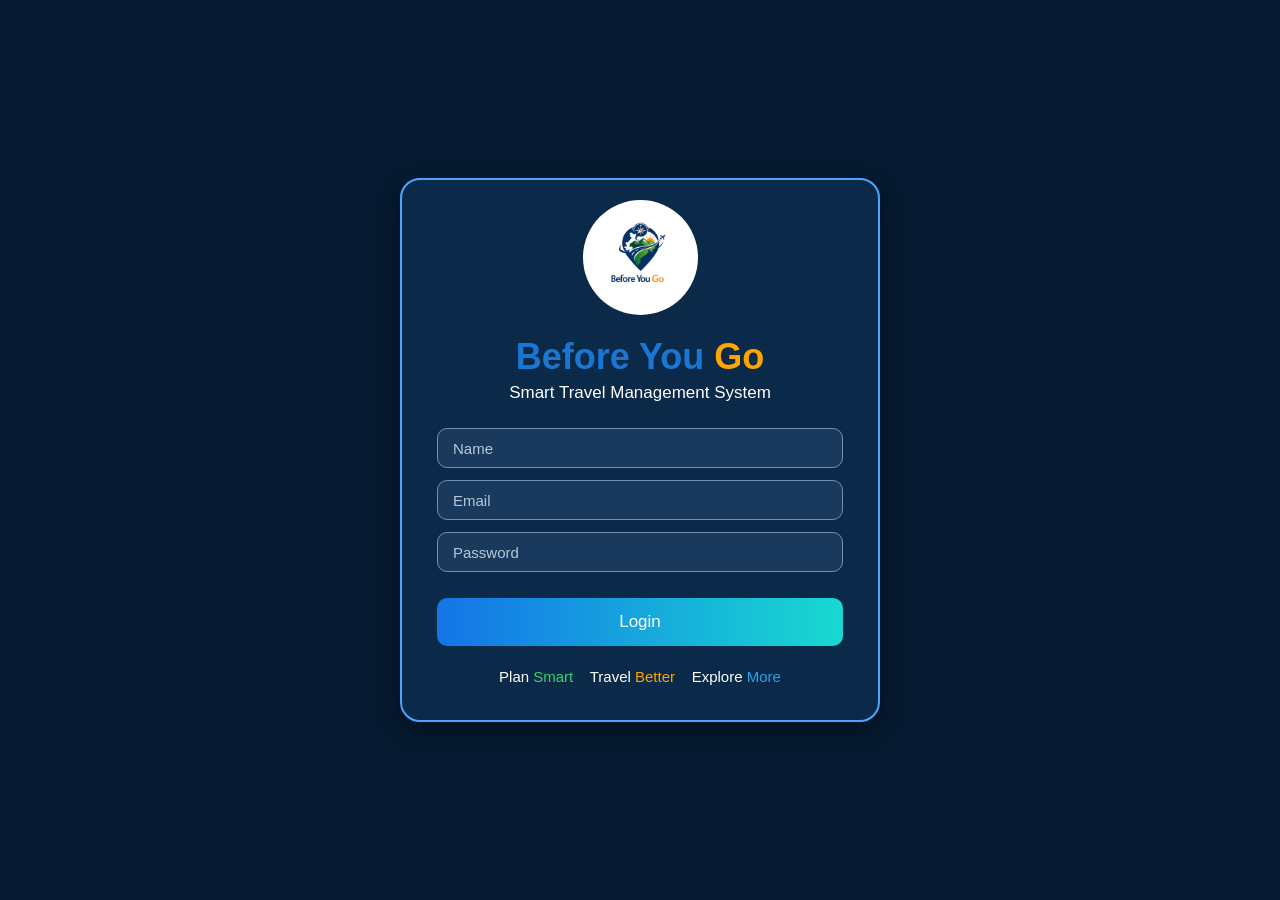
<file: index.html>
<!DOCTYPE html>
<html>

<head>

<title>Before You Go</title>

<style>

* {
    box-sizing: border-box;
}

body {
    margin: 0;
    min-height: 100vh;
    background: #061a31;
    color: white;
    font-family: Arial, sans-serif;
    display: flex;
    justify-content: center;
    align-items: center;
}

.box {
    width: 480px;
    padding: 20px 35px;
    background: #0b2948;
    border: 2px solid #4da3ff;
    border-radius: 20px;
    text-align: center;
    box-shadow: 0 8px 25px rgba(0,0,0,0.4);
}
#nameError,
#emailError,
#passwordError {
    color: red;
}
.logo {
    width: 115px;
    height: 115px;
    object-fit:contain;
    background: white;
    padding: 10px;
    border-radius: 50%;
    margin-bottom: 12px;
}

h1 {
    margin: 5px 0 ;
    color: #1976d2;
    font-size: 36px;
}

h1 span {
    color: orange;
}

.subtitle {
    margin: 0 0 25px;
    font-size: 17px;
}

input {
    display: block;
    width: 100%;
    height: 40px;
    padding: 12px 15px;
    margin: 12px 0;

    background: #193a5d;
    color: white;

    border: 1px solid #7191b5;
    border-radius: 10px;

    font-size: 15px;
}

input::placeholder {
    color: #b8c8d9;
}

button {
    width: 100%;
    height: 48px;
    margin-top: 10px;

    background: linear-gradient(90deg, #1474e8, #18d9d1);
    color: white;

    border: none;
    border-radius: 10px;

    font-size: 17px;
    cursor: pointer;
}

.tagline {
    margin-top: 22px;
    font-size: 15px;
}

.green {
    color: #35d66c;
}

.orange {
    color: orange;
}

.blue {
    color: #20a8e8;
}

</style>

</head>


<body>

<div class="box">

    <img src="images/byglogo.png" class="logo">

    <h1>
        Before You <span>Go</span>
    </h1>

    <p class="subtitle">
        Smart Travel Management System
    </p>

    <input type="text" id="name" placeholder="Name">
    <input type="email" id="email" placeholder="Email">
    <input type="password" id="password" placeholder="Password">
    <p id="nameError"></p>
    <p id="emailError"></p>
    <p id="passwordError"></p>

    <button onclick="loginUser()">Login</button>

    <p class="tagline">
        Plan <span class="green">Smart</span>
        &nbsp;&nbsp;
        Travel <span class="orange">Better</span>
        &nbsp;&nbsp;
        Explore <span class="blue">More</span>
    </p>
</div>
    <script src="script.js"></script>
</body>

</html>
</file>
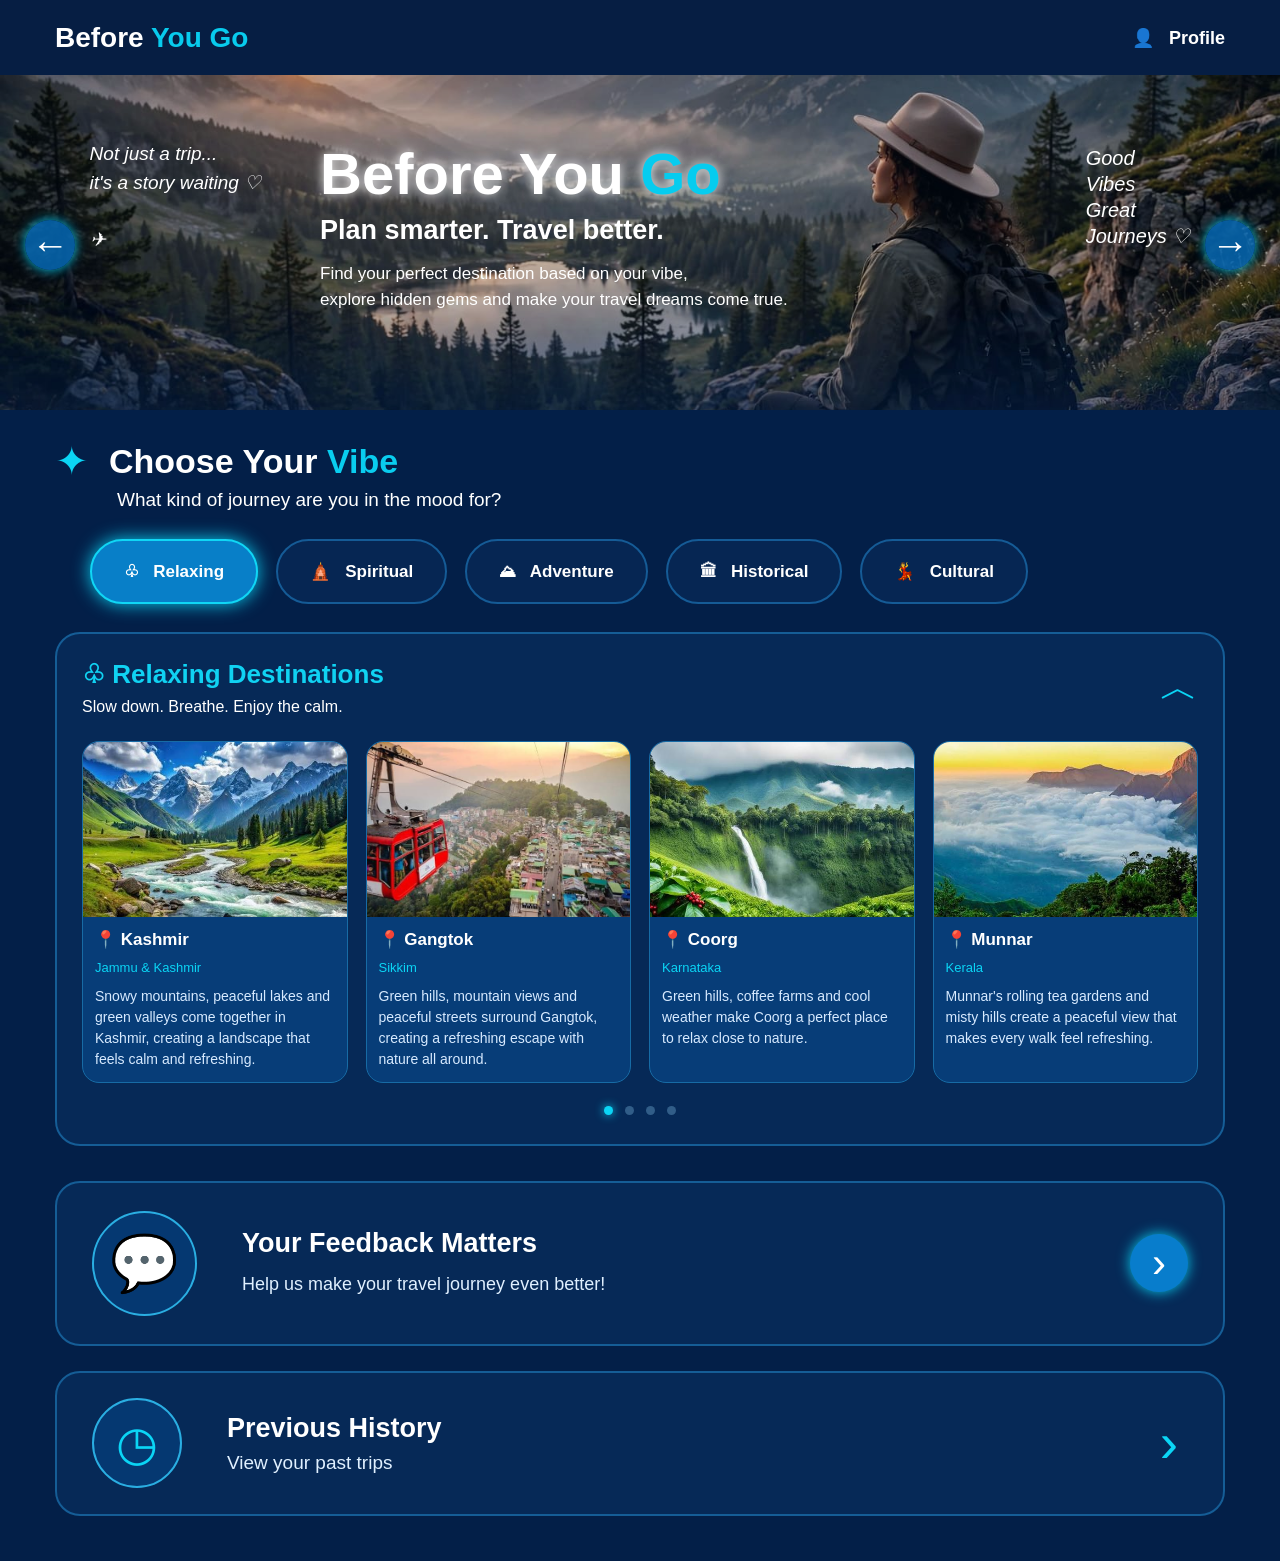
<file: comp.html>
<!DOCTYPE html>
<html>
<head>
<title>Before You Go</title>

<style>
* {
    margin: 0;
    padding: 0;
    box-sizing: border-box;
}

body {
    font-family: Arial, sans-serif;
    background: #031d43;
    color: white;
}

/* TOP BAR */
.top {
    height: 75px;
    background: #061e43;
    display: flex;
    align-items: center;
    padding: 0 55px;
    gap: 20px;
}

.top-title {
    font-size: 28px;
    font-weight: bold;
}

.top-title span {
    color: #08cbed;
}

.profile {
    margin-left: auto;
    font-size: 18px;
    font-weight: bold;
}

/* HERO */
.hero {
    height: 335px;
    position: relative;
    background-image: url("images/bd.jpg");
    background-size: cover;
    background-position: center;
}

.hero:before {
    content: "";
    position: absolute;
    inset: 0;
    background: rgba(0,25,60,0.20);
}

.hero-content {
    position: absolute;
    left: 25%;
    top: 65px;
    z-index: 2;
}

.hero-content h1 {
    font-size: 58px;
    margin-bottom: 8px;
    text-shadow: 0 0 12px white;
}

.hero-content h1 span {
    color: #06ccef;
}

.hero-content h2 {
    font-size: 27px;
    margin-bottom: 15px;
}

.hero-content p {
    font-size: 17px;
    line-height: 1.5;
}

.left-text {
    position: absolute;
    left: 7%;
    top: 65px;
    z-index: 3;
    font-size: 19px;
    font-style: italic;
    line-height: 1.5;
}

.right-text {
    position: absolute;
    right: 7%;
    top: 70px;
    z-index: 3;
    font-size: 20px;
    font-style: italic;
    line-height: 1.3;
}

.hero-previous, .hero-next {
    position: absolute;
    top: 145px;
    z-index: 5;
    width: 50px;
    height: 50px;
    border-radius: 50%;
    background: rgba(5,111,190,0.8);
    display: flex;
    align-items: center;
    justify-content: center;
    font-size: 38px;
    box-shadow: 0 0 12px #08cbed;
}

.hero-previous { left: 25px; }
.hero-next { right: 25px; }

/* MAIN */
.main {
    background: #031f48;
    padding: 28px 55px 45px;
    min-height: 900px;
}

.heading {
    display: flex;
    align-items: center;
    gap: 20px;
}

.sparkle {
    color: #0bd5f5;
    font-size: 40px;
}

.heading h2 {
    font-size: 34px;
}

.heading h2 span {
    color: #09cdef;
}

.question {
    margin-left: 62px;
    margin-top: 5px;
    font-size: 19px;
}

/* VIBE BUTTONS */
.vibe-buttons {
    display: flex;
    flex-wrap: wrap;
    gap: 18px;
    margin: 28px 35px;
}

.vibe-buttons button {
    min-height: 65px;
    padding: 0 32px;
    border-radius: 35px;
    border: 2px solid #155b96;
    background: #062653;
    color: white;
    font-size: 17px;
    font-weight: bold;
    cursor: pointer;
}

.vibe-buttons button.selected {
    background: #087fc8;
    border-color: #10d6f5;
    box-shadow: 0 0 18px #09ccef;
}

/* DESTINATION BOX */
.destination-box {
    position: relative;
    background: #062957;
    border: 2px solid #155d96;
    border-radius: 25px;
    padding: 25px;
}

.destination-heading {
    display: flex;
    justify-content: space-between;
    align-items: center;
    margin-bottom: 25px;
}

.destination-heading h2 {
    color: #10d2f2;
    font-size: 26px;
}

.destination-heading p {
    margin-top: 8px;
    font-size: 16px;
}

.up-arrow {
    color: #0bd5f5;
    font-size: 38px;
}

/* DESTINATION CARDS */
.cards {
    display: grid;
    grid-template-columns: repeat(4, minmax(0, 1fr));
    gap: 18px;
}

.card {
    background: #073d78;
    border: 1px solid #176ba5;
    border-radius: 17px;
    overflow: hidden;
}

.card img {
    width: 100%;
    height: 175px;
    object-fit: cover;
    display: block;
}

.card-info {
    padding: 12px;
}

.card-info h3 {
    font-size: 17px;
    margin-bottom: 8px;
}

.card-info .state {
    color: #0bd5f5;
    font-size: 13px;
    margin-bottom: 8px;
}

.card-info p {
    font-size: 14px;
    color: #d7eaff;
    line-height: 1.5;
}

.next-arrow {
    display: none;
}

.dots {
    text-align: center;
    margin-top: 18px;
}

.dot {
    display: inline-block;
    width: 9px;
    height: 9px;
    border-radius: 50%;
    background: #315d88;
    margin: 0 6px;
}

.dot.active {
    background: #0bd5f5;
    box-shadow: 0 0 10px #0bd5f5;
}

/* FEEDBACK */
.feedback {
    margin-top: 35px;
    background: #062957;
    border: 2px solid #155d96;
    border-radius: 25px;
    padding: 28px 35px;
    display: flex;
    align-items: center;
    min-height: 160px;
}

.feedback-icon {
    width: 105px;
    height: 105px;
    border: 2px solid #2aaee2;
    border-radius: 50%;
    display: flex;
    align-items: center;
    justify-content: center;
    font-size: 55px;
    margin-right: 45px;
    color: #0bd5f5;
    background: rgba(0,100,190,0.25);
}

.feedback-text h2 {
    font-size: 27px;
    margin-bottom: 12px;
}

.feedback-text p {
    font-size: 18px;
    line-height: 1.5;
    color: #e0f0ff;
}

.feedback-arrow {
    margin-left: auto;
    width: 58px;
    height: 58px;
    border-radius: 50%;
    background: #087dcc;
    display: flex;
    align-items: center;
    justify-content: center;
    font-size: 42px;
    box-shadow: 0 0 14px #08cbed;
}

/* HISTORY */
.history {
    margin-top: 25px;
    background: #062957;
    border: 2px solid #155d96;
    border-radius: 25px;
    padding: 25px 35px;
    display: flex;
    align-items: center;
    min-height: 145px;
}

.history-icon {
    width: 90px;
    height: 90px;
    border: 2px solid #2aaee2;
    border-radius: 50%;
    display: flex;
    align-items: center;
    justify-content: center;
    font-size: 48px;
    margin-right: 45px;
    color: #0bd5f5;
    background: rgba(0,100,190,0.25);
}

.history-text h2 {
    font-size: 27px;
    margin-bottom: 8px;
}

.history-text p {
    font-size: 19px;
    color: #e0f0ff;
}

.history-arrow {
    margin-left: auto;
    font-size: 55px;
    color: #0bd5f5;
    padding-right: 10px;
}

/* SMALL SCREENS */
@media(max-width: 900px) {
    .cards {
        grid-template-columns: repeat(2, minmax(0, 1fr));
    }
}

@media(max-width: 550px) {
    .main { padding: 22px 15px; }
    .top { padding: 0 18px; }
    .hero-content { left: 12%; }
    .hero-content h1 { font-size: 36px; }
    .left-text, .right-text { display: none; }
    .cards { grid-template-columns: 1fr; }
    .vibe-buttons { margin: 20px 0; }
}
</style>
</head>

<body>

<!-- TOP BAR -->
<div class="top">
    <div class="top-title">
        Before <span>You Go</span>
    </div>
    <div class="profile">👤 &nbsp; Profile</div>
</div>

<!-- HERO -->
<div class="hero">

    <div class="hero-previous">←</div>
    <div class="hero-next">→</div>

    <div class="hero-content">
        <h1>Before You <span>Go</span></h1>
        <h2>Plan smarter. Travel better.</h2>
        <p>
            Find your perfect destination based on your vibe,<br>
            explore hidden gems and make your travel dreams come true.
        </p>
    </div>

    <div class="left-text">
        Not just a trip...<br>
        it's a story waiting ♡<br><br>
        ✈
    </div>

    <div class="right-text">
        Good<br>Vibes<br>Great<br>Journeys ♡
    </div>
</div>

<!-- MAIN -->
<div class="main">

    <div class="heading">
        <span class="sparkle">✦</span>
        <h2>Choose Your <span>Vibe</span></h2>
    </div>

    <p class="question">
        What kind of journey are you in the mood for?
    </p>

    <!-- VIBE BUTTONS -->
    <div class="vibe-buttons">

        <button type="button" class="selected" data-vibe="Relaxing">
            ♧ &nbsp; Relaxing
        </button>

        <button type="button" data-vibe="Spiritual">
            🛕 &nbsp; Spiritual
        </button>

        <button type="button" data-vibe="Adventure">
            ⛰ &nbsp; Adventure
        </button>

        <button type="button" data-vibe="Historical">
            🏛 &nbsp; Historical
        </button>

        <button type="button" data-vibe="Cultural">
            💃 &nbsp; Cultural
        </button>

    </div>

    <!-- EXISTING DESTINATION BLOCK -->
    <div class="destination-box">

        <div class="destination-heading">
            <div>
                <h2 id="destinationTitle">♧ Relaxing Destinations</h2>
                <p id="destinationSubtitle">
                    Slow down. Breathe. Enjoy the calm.
                </p>
            </div>
            <div class="up-arrow">︿</div>
        </div>

        <div class="cards" id="destinationCards"></div>

        <div class="dots" id="destinationDots"></div>

    </div>

    <!-- FEEDBACK -->
    <div class="feedback">

        <div class="feedback-icon">💬</div>

        <div class="feedback-text">
            <h2>Your Feedback Matters</h2>
            <p>Help us make your travel journey even better!</p>
        </div>

        <div class="feedback-arrow">›</div>

    </div>

    <!-- HISTORY -->
    <div class="history">

        <div class="history-icon">◷</div>

        <div class="history-text">
            <h2>Previous History</h2>
            <p>View your past trips</p>
        </div>

        <div class="history-arrow">›</div>

    </div>

</div>

<!-- DESTINATION DATA AND FILTER -->
<script>

const destinations = [

    {
        name: "Vrindavan",
        state: "Uttar Pradesh",
        vibe: "Spiritual",
        description: "A lively town where every lane feels connected to Krishna, with temples, bhajans, and the feeling of Brij all around.",
        image: "images/Vrindavan.jpg"
    },
    {
        name: "Varanasi",
        state: "Uttar Pradesh",
        vibe: "Spiritual",
        description: "By the sacred Ganga, ancient streets, evening aartis, and countless stories come together to create a feeling unlike anywhere else.",
        image: "images/Varanasi.jpg"
    },
    {
        name: "Ujjain",
        state: "Madhya Pradesh",
        vibe: "Spiritual",
        description: "An ancient city where Shipra flows beside sacred temples, and the presence of Mahakal can be felt in its everyday rhythm.",
        image: "images/Ujjain.jpg"
    },
    {
        name: "Rameshwaram",
        state: "Tamil Nadu",
        vibe: "Spiritual",
        description: "Surrounded by sea and faith, Rameshwaram brings together the quiet beauty of the island and the deep devotion of sacred temples.",
        image: "images/Rameshwaram.jpg"
    },

    {
        name: "Hampi",
        state: "Karnataka",
        vibe: "Historical",
        description: "Walk among the ruins of an old kingdom, where huge stones, temples, and quiet landscapes still tell stories of the past.",
        image: "images/Hampi.jpg"
    },
    {
        name: "Mahabalipuram",
        state: "Tamil Nadu",
        vibe: "Historical",
        description: "A coastal town where ancient temples and stone carvings stand by the sea, showing the stories of another age.",
        image: "images/Mahabalipuram.jpg"
    },
    {
        name: "Jaipur",
        state: "Rajasthan",
        vibe: "Historical",
        description: "Walk through grand forts, colourful streets and royal palaces that bring the stories of Rajasthan kings to life.",
        image: "images/Jaipur.jpg"
    },
    {
        name: "Chhatrapati Sambhajinagar (Aurangabad)",
        state: "Maharashtra",
        vibe: "Historical",
        description: "A city surrounded by remarkable caves, forts and old monuments, where every stone carries a piece of history.",
        image: "images/ChhatrapatiSambhajinagar.jpg"
    },

    {
        name: "Rishikesh",
        state: "Uttarakhand",
        vibe: "Adventure",
        description: "From river rafting to mountain trails, Rishikesh brings together fast-paced adventure and the calm beauty of the Ganga.",
        image: "images/Rishikesh.jpg"
    },
    {
        name: "Leh",
        state: "Ladakh",
        vibe: "Adventure",
        description: "Ride through high mountain roads, explore quiet valleys and discover a landscape that makes every journey feel like an adventure.",
        image: "images/Leh.jpg"
    },
    {
        name: "Sohra (Cherrapunji)",
        state: "Meghalaya",
        vibe: "Adventure",
        description: "Chase waterfalls, walk across living root bridges and explore misty hills where every trail brings something new.",
        image: "images/Sohra.jpg"
    },
    {
        name: "Andaman",
        state: "Andaman & Nicobar Islands",
        vibe: "Adventure",
        description: "Dive into clear waters, explore colourful sea life and discover islands where the sea becomes part of the adventure.",
        image: "images/Andaman.jpg"
    },

    {
        name: "Kashmir",
        state: "Jammu & Kashmir",
        vibe: "Relaxing",
        description: "Snowy mountains, peaceful lakes and green valleys come together in Kashmir, creating a landscape that feels calm and refreshing.",
        image: "images/Kashmir.jpg"
    },
    {
        name: "Gangtok",
        state: "Sikkim",
        vibe: "Relaxing",
        description: "Green hills, mountain views and peaceful streets surround Gangtok, creating a refreshing escape with nature all around.",
        image: "images/Gangtok.jpg"
    },
    {
        name: "Coorg",
        state: "Karnataka",
        vibe: "Relaxing",
        description: "Green hills, coffee farms and cool weather make Coorg a perfect place to relax close to nature.",
        image: "images/Coorg.jpg"
    },
    {
        name: "Munnar",
        state: "Kerala",
        vibe: "Relaxing",
        description: "Munnar's rolling tea gardens and misty hills create a peaceful view that makes every walk feel refreshing.",
        image: "images/Munnar.jpg"
    },

    {
        name: "Kutch",
        state: "Gujarat",
        vibe: "Cultural",
        description: "Colourful crafts, folk music and traditional villages make Kutch a beautiful place to experience Gujarat's rich culture.",
        image: "images/Kutch.jpg"
    },
    {
        name: "Kolkata",
        state: "West Bengal",
        vibe: "Cultural",
        description: "Art, literature, festivals and food give Kolkata a lively culture that can be felt throughout the city.",
        image: "images/Kolkata.jpg"
    },
    {
        name: "Puri",
        state: "Odisha",
        vibe: "Cultural",
        description: "Ancient traditions, local art and the famous Jagannath Temple make Puri a special place to experience Odisha's culture.",
        image: "images/Puri.jpg"
    },
    {
        name: "Jaisalmer",
        state: "Rajasthan",
        vibe: "Cultural",
        description: "Folk music, colourful clothes and desert traditions bring the rich culture of Rajasthan to life in Jaisalmer.",
        image: "images/Jaisalmer.jpg"
    }

];

const subtitles = {
    Relaxing: "Slow down. Breathe. Enjoy the calm.",
    Spiritual: "Discover faith, temples and peaceful places.",
    Adventure: "Explore new trails and exciting journeys.",
    Historical: "Explore monuments and stories of the past.",
    Cultural: "Discover traditions, art, food and culture."
};

const icons = {
    Relaxing: "♧",
    Spiritual: "🛕",
    Adventure: "⛰",
    Historical: "🏛",
    Cultural: "🍴"
};

function showDestinations(vibe) {

    const cards = document.getElementById("destinationCards");
    const title = document.getElementById("destinationTitle");
    const subtitle = document.getElementById("destinationSubtitle");
    const dots = document.getElementById("destinationDots");

    const filtered = destinations.filter(function(destination) {
        return destination.vibe === vibe;
    });

    title.textContent = icons[vibe] + " " + vibe + " Destinations";
    subtitle.textContent = subtitles[vibe];

    cards.innerHTML = "";

    filtered.forEach(function(destination) {

        const card = document.createElement("div");
        card.className = "card";

        const img = document.createElement("img");
        img.src = destination.image;
        img.alt = destination.name;

        img.onerror = function() {
            this.alt = destination.name + " image not found";
        };

        const info = document.createElement("div");
        info.className = "card-info";

        const name = document.createElement("h3");
        name.textContent = "📍 " + destination.name;

        const state = document.createElement("p");
        state.className = "state";
        state.textContent = destination.state;

        const description = document.createElement("p");
        description.textContent = destination.description;

        info.appendChild(name);
        info.appendChild(state);
        info.appendChild(description);

        card.appendChild(img);
        card.appendChild(info);

        cards.appendChild(card);
    });

    dots.innerHTML = "";

    filtered.forEach(function(destination, index) {
        const dot = document.createElement("span");
        dot.className = index === 0 ? "dot active" : "dot";
        dots.appendChild(dot);
    });

    document.querySelectorAll(".vibe-buttons button").forEach(function(button) {
        button.classList.toggle("selected", button.dataset.vibe === vibe);
    });
}

document.querySelectorAll(".vibe-buttons button").forEach(function(button) {

    button.addEventListener("click", function() {
        showDestinations(this.dataset.vibe);
    });

});

// Show Relaxing destinations when page opens
showDestinations("Relaxing");

</script>

</body>
</html>
</file>
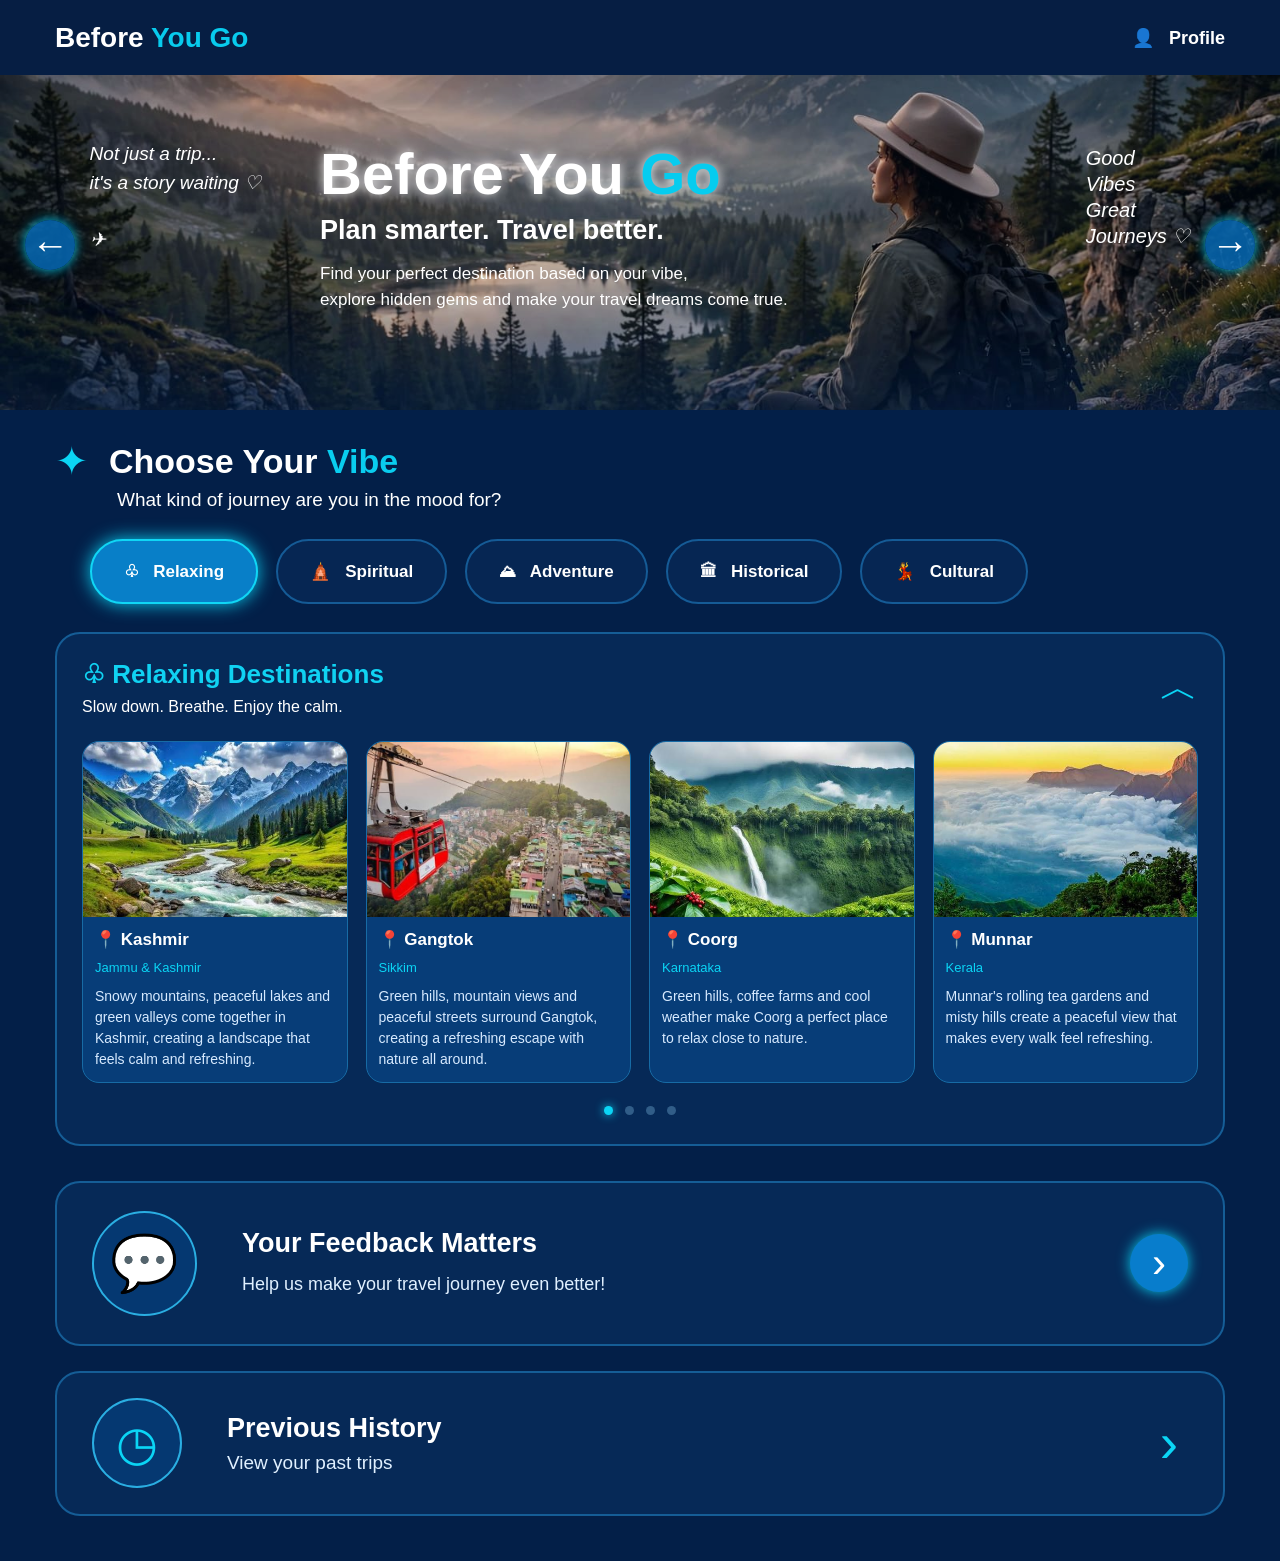
<file: dashboard.html>
<!DOCTYPE html>
<html>
<head>
<title>Before You Go</title>

<style>
* {
    margin: 0;
    padding: 0;
    box-sizing: border-box;
}

body {
    font-family: Arial, sans-serif;
    background: #031d43;
    color: white;
}

/* TOP BAR */
.top {
    height: 75px;
    background: #061e43;
    display: flex;
    align-items: center;
    padding: 0 55px;
    gap: 20px;
}

.top-title {
    font-size: 28px;
    font-weight: bold;
}

.top-title span {
    color: #08cbed;
}

.profile {
    margin-left: auto;
    font-size: 18px;
    font-weight: bold;
}

/* HERO */
.hero {
    height: 335px;
    position: relative;
    background-image: url("images/bd.jpg");
    background-size: cover;
    background-position: center;
}

.hero:before {
    content: "";
    position: absolute;
    inset: 0;
    background: rgba(0,25,60,0.20);
}

.hero-content {
    position: absolute;
    left: 25%;
    top: 65px;
    z-index: 2;
}

.hero-content h1 {
    font-size: 58px;
    margin-bottom: 8px;
    text-shadow: 0 0 12px white;
}

.hero-content h1 span {
    color: #06ccef;
}

.hero-content h2 {
    font-size: 27px;
    margin-bottom: 15px;
}

.hero-content p {
    font-size: 17px;
    line-height: 1.5;
}

.left-text {
    position: absolute;
    left: 7%;
    top: 65px;
    z-index: 3;
    font-size: 19px;
    font-style: italic;
    line-height: 1.5;
}

.right-text {
    position: absolute;
    right: 7%;
    top: 70px;
    z-index: 3;
    font-size: 20px;
    font-style: italic;
    line-height: 1.3;
}

.hero-previous, .hero-next {
    position: absolute;
    top: 145px;
    z-index: 5;
    width: 50px;
    height: 50px;
    border-radius: 50%;
    background: rgba(5,111,190,0.8);
    display: flex;
    align-items: center;
    justify-content: center;
    font-size: 38px;
    box-shadow: 0 0 12px #08cbed;
}

.hero-previous { left: 25px; }
.hero-next { right: 25px; }

/* MAIN */
.main {
    background: #031f48;
    padding: 28px 55px 45px;
    min-height: 900px;
}

.heading {
    display: flex;
    align-items: center;
    gap: 20px;
}

.sparkle {
    color: #0bd5f5;
    font-size: 40px;
}

.heading h2 {
    font-size: 34px;
}

.heading h2 span {
    color: #09cdef;
}

.question {
    margin-left: 62px;
    margin-top: 5px;
    font-size: 19px;
}

/* VIBE BUTTONS */
.vibe-buttons {
    display: flex;
    flex-wrap: wrap;
    gap: 18px;
    margin: 28px 35px;
}

.vibe-buttons button {
    min-height: 65px;
    padding: 0 32px;
    border-radius: 35px;
    border: 2px solid #155b96;
    background: #062653;
    color: white;
    font-size: 17px;
    font-weight: bold;
    cursor: pointer;
}

.vibe-buttons button.selected {
    background: #087fc8;
    border-color: #10d6f5;
    box-shadow: 0 0 18px #09ccef;
}

/* DESTINATION BOX */
.destination-box {
    position: relative;
    background: #062957;
    border: 2px solid #155d96;
    border-radius: 25px;
    padding: 25px;
}

.destination-heading {
    display: flex;
    justify-content: space-between;
    align-items: center;
    margin-bottom: 25px;
}

.destination-heading h2 {
    color: #10d2f2;
    font-size: 26px;
}

.destination-heading p {
    margin-top: 8px;
    font-size: 16px;
}

.up-arrow {
    color: #0bd5f5;
    font-size: 38px;
}

/* DESTINATION CARDS */
.cards {
    display: grid;
    grid-template-columns: repeat(4, minmax(0, 1fr));
    gap: 18px;
}

.card {
    background: #073d78;
    border: 1px solid #176ba5;
    border-radius: 17px;
    overflow: hidden;
}

.card img {
    width: 100%;
    height: 175px;
    object-fit: cover;
    display: block;
}

.card-info {
    padding: 12px;
}

.card-info h3 {
    font-size: 17px;
    margin-bottom: 8px;
}

.card-info .state {
    color: #0bd5f5;
    font-size: 13px;
    margin-bottom: 8px;
}

.card-info p {
    font-size: 14px;
    color: #d7eaff;
    line-height: 1.5;
}

.next-arrow {
    display: none;
}

.dots {
    text-align: center;
    margin-top: 18px;
}

.dot {
    display: inline-block;
    width: 9px;
    height: 9px;
    border-radius: 50%;
    background: #315d88;
    margin: 0 6px;
}

.dot.active {
    background: #0bd5f5;
    box-shadow: 0 0 10px #0bd5f5;
}

/* FEEDBACK */
.feedback {
    margin-top: 35px;
    background: #062957;
    border: 2px solid #155d96;
    border-radius: 25px;
    padding: 28px 35px;
    display: flex;
    align-items: center;
    min-height: 160px;
}

.feedback-icon {
    width: 105px;
    height: 105px;
    border: 2px solid #2aaee2;
    border-radius: 50%;
    display: flex;
    align-items: center;
    justify-content: center;
    font-size: 55px;
    margin-right: 45px;
    color: #0bd5f5;
    background: rgba(0,100,190,0.25);
}

.feedback-text h2 {
    font-size: 27px;
    margin-bottom: 12px;
}

.feedback-text p {
    font-size: 18px;
    line-height: 1.5;
    color: #e0f0ff;
}

.feedback-arrow {
    margin-left: auto;
    width: 58px;
    height: 58px;
    border-radius: 50%;
    background: #087dcc;
    display: flex;
    align-items: center;
    justify-content: center;
    font-size: 42px;
    box-shadow: 0 0 14px #08cbed;
}

/* HISTORY */
.history {
    margin-top: 25px;
    background: #062957;
    border: 2px solid #155d96;
    border-radius: 25px;
    padding: 25px 35px;
    display: flex;
    align-items: center;
    min-height: 145px;
}

.history-icon {
    width: 90px;
    height: 90px;
    border: 2px solid #2aaee2;
    border-radius: 50%;
    display: flex;
    align-items: center;
    justify-content: center;
    font-size: 48px;
    margin-right: 45px;
    color: #0bd5f5;
    background: rgba(0,100,190,0.25);
}

.history-text h2 {
    font-size: 27px;
    margin-bottom: 8px;
}

.history-text p {
    font-size: 19px;
    color: #e0f0ff;
}

.history-arrow {
    margin-left: auto;
    font-size: 55px;
    color: #0bd5f5;
    padding-right: 10px;
}

/* SMALL SCREENS */
@media(max-width: 900px) {
    .cards {
        grid-template-columns: repeat(2, minmax(0, 1fr));
    }
}

@media(max-width: 550px) {
    .main { padding: 22px 15px; }
    .top { padding: 0 18px; }
    .hero-content { left: 12%; }
    .hero-content h1 { font-size: 36px; }
    .left-text, .right-text { display: none; }
    .cards { grid-template-columns: 1fr; }
    .vibe-buttons { margin: 20px 0; }
}
</style>
</head>

<body>

<!-- TOP BAR -->
<div class="top">
    <div class="top-title">
        Before <span>You Go</span>
    </div>
    <div class="profile">👤 &nbsp; Profile</div>
</div>

<!-- HERO -->
<div class="hero">

    <div class="hero-previous">←</div>
    <div class="hero-next">→</div>

    <div class="hero-content">
        <h1>Before You <span>Go</span></h1>
        <h2>Plan smarter. Travel better.</h2>
        <p>
            Find your perfect destination based on your vibe,<br>
            explore hidden gems and make your travel dreams come true.
        </p>
    </div>

    <div class="left-text">
        Not just a trip...<br>
        it's a story waiting ♡<br><br>
        ✈
    </div>

    <div class="right-text">
        Good<br>Vibes<br>Great<br>Journeys ♡
    </div>
</div>

<!-- MAIN -->
<div class="main">

    <div class="heading">
        <span class="sparkle">✦</span>
        <h2>Choose Your <span>Vibe</span></h2>
    </div>

    <p class="question">
        What kind of journey are you in the mood for?
    </p>

    <!-- VIBE BUTTONS -->
    <div class="vibe-buttons">

        <button type="button" class="selected" data-vibe="Relaxing">
            ♧ &nbsp; Relaxing
        </button>

        <button type="button" data-vibe="Spiritual">
            🛕 &nbsp; Spiritual
        </button>

        <button type="button" data-vibe="Adventure">
            ⛰ &nbsp; Adventure
        </button>

        <button type="button" data-vibe="Historical">
            🏛 &nbsp; Historical
        </button>

        <button type="button" data-vibe="Cultural">
            
            💃 &nbsp; Cultural
        </button>

    </div>

    <!-- EXISTING DESTINATION BLOCK -->
    <div class="destination-box">

        <div class="destination-heading">
            <div>
                <h2 id="destinationTitle">♧ Relaxing Destinations</h2>
                <p id="destinationSubtitle">
                    Slow down. Breathe. Enjoy the calm.
                </p>
            </div>
            <div class="up-arrow">︿</div>
        </div>

        <div class="cards" id="destinationCards"></div>

        <div class="dots" id="destinationDots"></div>

    </div>
 <!-- FEEDBACK -->
    <div class="feedback">

        <div class="feedback-icon">💬</div>

        <div class="feedback-text">
            <h2>Your Feedback Matters</h2>
            <p>Help us make your travel journey even better!</p>
        </div>

        <div class="feedback-arrow">›</div>

    </div>

    <!-- HISTORY -->
    <div class="history">

        <div class="history-icon">◷</div>

        <div class="history-text">
            <h2>Previous History</h2>
            <p>View your past trips</p>
        </div>

        <div class="history-arrow">›</div>

    </div>

</div>

<!-- DESTINATION DATA AND FILTER -->
<script>

const destinations = [

    {
        name: "Vrindavan",
        state: "Uttar Pradesh",
        vibe: "Spiritual",
        description: "A lively town where every lane feels connected to Krishna, with temples, bhajans, and the feeling of Brij all around.",
        image: "images/Vrindavan.jpg"
    },
    {
        name: "Varanasi",
        state: "Uttar Pradesh",
        vibe: "Spiritual",
        description: "By the sacred Ganga, ancient streets, evening aartis, and countless stories come together to create a feeling unlike anywhere else.",
        image: "images/Varanasi.jpg"
    },
    {
        name: "Ujjain",
        state: "Madhya Pradesh",
        vibe: "Spiritual",
        description: "An ancient city where Shipra flows beside sacred temples, and the presence of Mahakal can be felt in its everyday rhythm.",
        image: "images/Ujjain.jpg"
    },
    {
        name: "Rameshwaram",
        state: "Tamil Nadu",
        vibe: "Spiritual",
        description: "Surrounded by sea and faith, Rameshwaram brings together the quiet beauty of the island and the deep devotion of sacred temples.",
        image: "images/Rameshwaram.jpg"
    },

    {
        name: "Hampi",
        state: "Karnataka",
        vibe: "Historical",
        description: "Walk among the ruins of an old kingdom, where huge stones, temples, and quiet landscapes still tell stories of the past.",
        image: "images/Hampi.jpg"
    },
    {
        name: "Mahabalipuram",
        state: "Tamil Nadu",
        vibe: "Historical",
        description: "A coastal town where ancient temples and stone carvings stand by the sea, showing the stories of another age.",
        image: "images/Mahabalipuram.jpg"
    },
    {
        name: "Jaipur",
        state: "Rajasthan",
        vibe: "Historical",
        description: "Walk through grand forts, colourful streets and royal palaces that bring the stories of Rajasthan kings to life.",
        image: "images/Jaipur.jpg"
    },
    {
        name: "Chhatrapati Sambhajinagar (Aurangabad)",
        state: "Maharashtra",
        vibe: "Historical",
        description: "A city surrounded by remarkable caves, forts and old monuments, where every stone carries a piece of history.",
        image: "images/ChhatrapatiSambhajinagar.jpg"
    },

    {
        name: "Rishikesh",
        state: "Uttarakhand",
        vibe: "Adventure",
        description: "From river rafting to mountain trails, Rishikesh brings together fast-paced adventure and the calm beauty of the Ganga.",
        image: "images/Rishikesh.jpg"
    },
    {
        name: "Leh",
        state: "Ladakh",
        vibe: "Adventure",
        description: "Ride through high mountain roads, explore quiet valleys and discover a landscape that makes every journey feel like an adventure.",
        image: "images/Leh.jpg"
    },
    {
        name: "Sohra (Cherrapunji)",
        state: "Meghalaya",
        vibe: "Adventure",
        description: "Chase waterfalls, walk across living root bridges and explore misty hills where every trail brings something new.",
        image: "images/Sohra.jpg"
    },
    {
        name: "Andaman",
        state: "Andaman & Nicobar Islands",
        vibe: "Adventure",
        description: "Dive into clear waters, explore colourful sea life and discover islands where the sea becomes part of the adventure.",
        image: "images/Andaman.jpg"
    },

    {
        name: "Kashmir",
        state: "Jammu & Kashmir",
        vibe: "Relaxing",
        description: "Snowy mountains, peaceful lakes and green valleys come together in Kashmir, creating a landscape that feels calm and refreshing.",
        image: "images/Kashmir.jpg"
    },
    {
        name: "Gangtok",
        state: "Sikkim",
        vibe: "Relaxing",
        description: "Green hills, mountain views and peaceful streets surround Gangtok, creating a refreshing escape with nature all around.",
        image: "images/Gangtok.jpg"
    },
    {
        name: "Coorg",
        state: "Karnataka",
        vibe: "Relaxing",
        description: "Green hills, coffee farms and cool weather make Coorg a perfect place to relax close to nature.",
        image: "images/Coorg.jpg"
    },
    {
        name: "Munnar",
        state: "Kerala",
        vibe: "Relaxing",
        description: "Munnar's rolling tea gardens and misty hills create a peaceful view that makes every walk feel refreshing.",
        image: "images/Munnar.jpg"
    },

    {
        name: "Kutch",
        state: "Gujarat",
        vibe: "Cultural",
        description: "Colourful crafts, folk music and traditional villages make Kutch a beautiful place to experience Gujarat's rich culture.",
        image: "images/Kutch.jpg"
    },
    {
        name: "Kolkata",
        state: "West Bengal",
        vibe: "Cultural",
        description: "Art, literature, festivals and food give Kolkata a lively culture that can be felt throughout the city.",
        image: "images/Kolkata.jpg"
    },
    {
        name: "Puri",
        state: "Odisha",
        vibe: "Cultural",
        description: "Ancient traditions, local art and the famous Jagannath Temple make Puri a special place to experience Odisha's culture.",
        image: "images/Puri.jpg"
    },
    {
        name: "Jaisalmer",
        state: "Rajasthan",
        vibe: "Cultural",
        description: "Folk music, colourful clothes and desert traditions bring the rich culture of Rajasthan to life in Jaisalmer.",
        image: "images/Jaisalmer.jpg"
    }

];

const subtitles = {
    Relaxing: "Slow down. Breathe. Enjoy the calm.",
    Spiritual: "Discover faith, temples and peaceful places.",
    Adventure: "Explore new trails and exciting journeys.",
    Historical: "Explore monuments and stories of the past.",
    Cultural: "Discover traditions, art, food and culture."
};

const icons = {
    Relaxing: "♧",
    Spiritual: "🛕",
    Adventure: "⛰",
    Historical: "🏛",
    Cultural: "🍴"
};

function showDestinations(vibe) {

    const cards = document.getElementById("destinationCards");
    const title = document.getElementById("destinationTitle");
    const subtitle = document.getElementById("destinationSubtitle");
    const dots = document.getElementById("destinationDots");

    const filtered = destinations.filter(function(destination) {
        return destination.vibe === vibe;
    });

    title.textContent = icons[vibe] + " " + vibe + " Destinations";
    subtitle.textContent = subtitles[vibe];

    cards.innerHTML = "";

    filtered.forEach(function(destination) {

        const card = document.createElement("div");
        card.className = "card";

        const img = document.createElement("img");
        img.src = destination.image;
        img.alt = destination.name;

        img.onerror = function() {
            this.alt = destination.name + " image not found";
        };

        const info = document.createElement("div");
        info.className = "card-info";

        const name = document.createElement("h3");
        name.textContent = "📍 " + destination.name;

        const state = document.createElement("p");
        state.className = "state";
        state.textContent = destination.state;

        const description = document.createElement("p");
        description.textContent = destination.description;

        info.appendChild(name);
        info.appendChild(state);
        info.appendChild(description);

        card.appendChild(img);
        card.appendChild(info);

        cards.appendChild(card);
    });

    dots.innerHTML = "";

    filtered.forEach(function(destination, index) {
        const dot = document.createElement("span");
        dot.className = index === 0 ? "dot active" : "dot";
        dots.appendChild(dot);
    });

    document.querySelectorAll(".vibe-buttons button").forEach(function(button) {
        button.classList.toggle("selected", button.dataset.vibe === vibe);
    });
}

document.querySelectorAll(".vibe-buttons button").forEach(function(button) {

    button.addEventListener("click", function() {
        showDestinations(this.dataset.vibe);
    });

});

// Show Relaxing destinations when page opens
showDestinations("Relaxing");

</script>

</body>
</html>
</file>
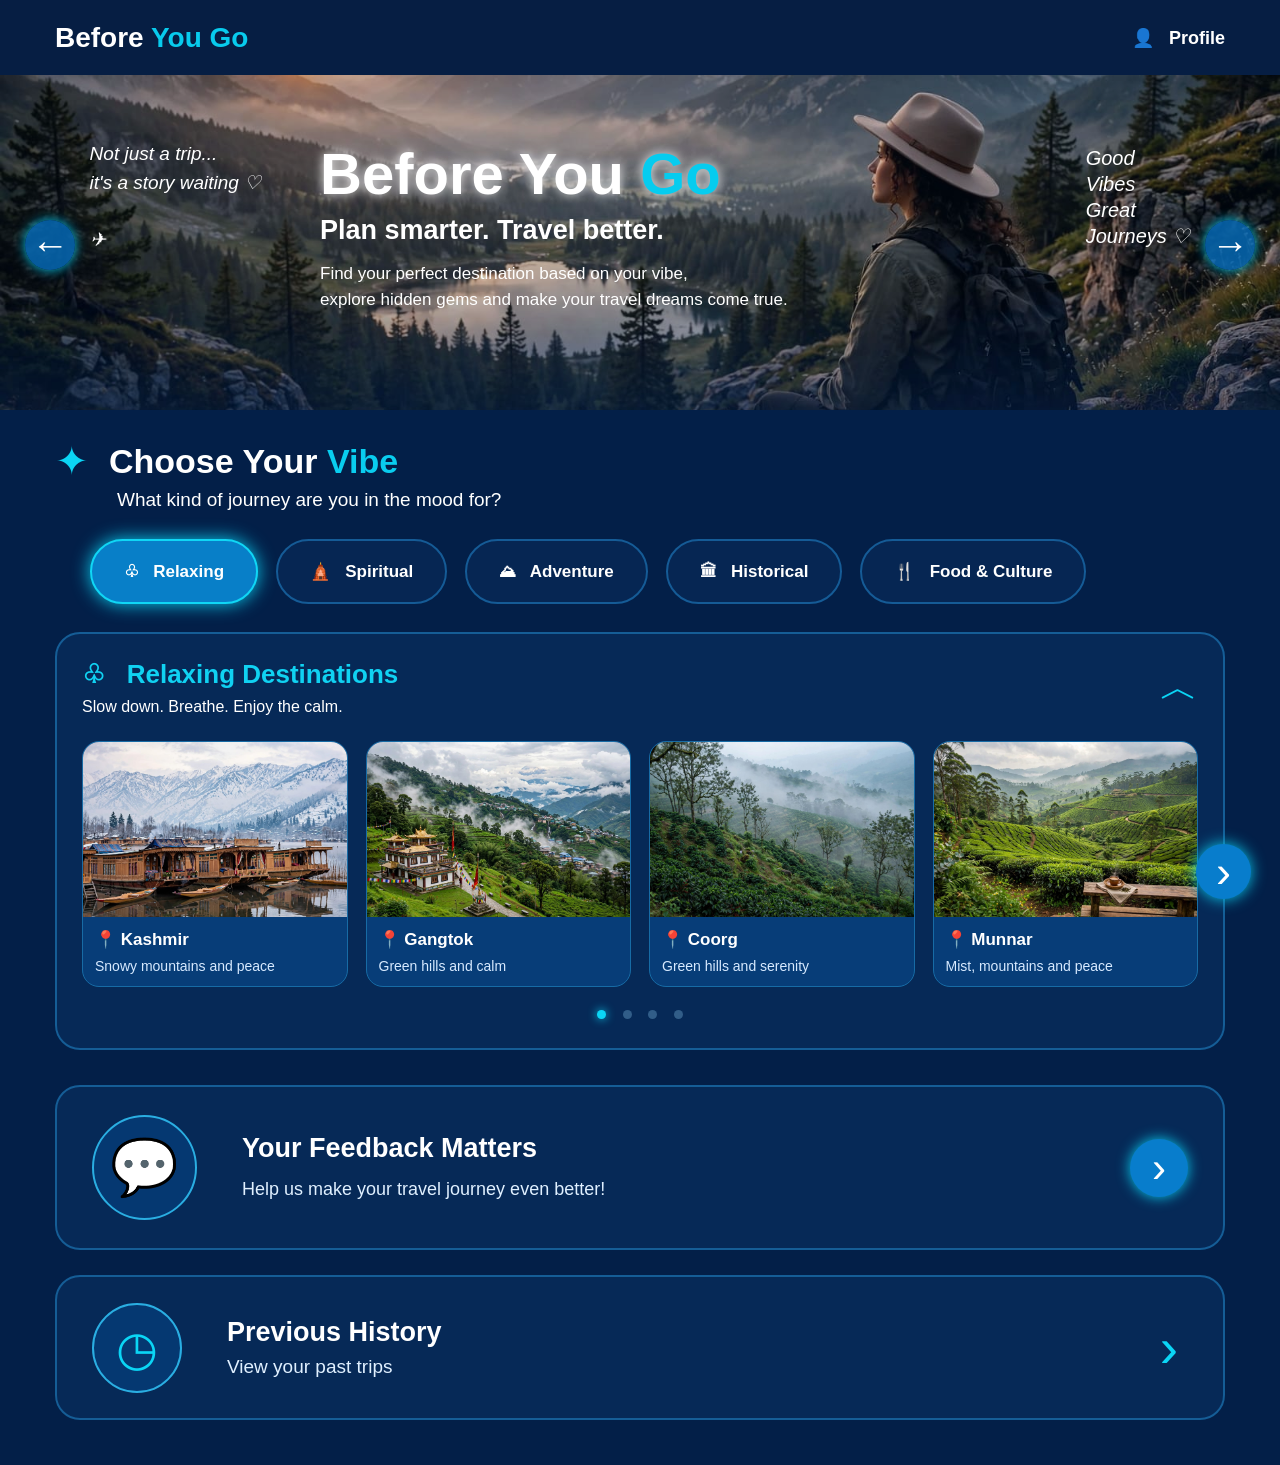
<file: first.html>
<!DOCTYPE html>
<html>
<head>

<title>Before You Go</title>

<style>

*{
    margin:0;
    padding:0;
    box-sizing:border-box;
}

body{
    font-family:Arial, sans-serif;
    background:#031d43;
    color:white;
}

/* TOP BAR */

.top{
    height:75px;
    background:#061e43;
    display:flex;
    align-items:center;
    padding:0 55px;
    gap:20px;
}

.back{
    font-size:40px;
}

.logo{
    width:55px;
    height:55px;
    border-radius:50%;
    background:#09c9ed;
    display:flex;
    align-items:center;
    justify-content:center;
    font-size:28px;
}

.top-title{
    font-size:28px;
    font-weight:bold;
}

.top-title span{
    color:#08cbed;
}

.profile{
    margin-left:auto;
    font-size:18px;
    font-weight:bold;
}


/* HERO */

.hero{
    height:335px;
    position:relative;

    background-image:url("images/bd.jpg");
    background-size:cover;
    background-position:center;
}

.hero:before{
    content:"";
    position:absolute;
    left:0;
    top:0;
    width:100%;
    height:100%;
    background:rgba(0,25,60,0.20);
}


/* HERO TEXT */

.hero-content{
    position:absolute;
    left:25%;
    top:65px;
    z-index:2;
}

.hero-content h1{
    font-size:58px;
    margin-bottom:8px;
    text-shadow:0 0 12px white;
}

.hero-content h1 span{
    color:#06ccef;
}

.hero-content h2{
    font-size:27px;
    margin-bottom:15px;
}

.hero-content p{
    font-size:17px;
    line-height:1.5;
}


/* SIDE TEXT */

.left-text{
    position:absolute;
    left:7%;
    top:65px;
    z-index:3;
    font-size:19px;
    font-style:italic;
    line-height:1.5;
}

.right-text{
    position:absolute;
    right:7%;
    top:70px;
    z-index:3;
    font-size:20px;
    font-style:italic;
    line-height:1.3;
}


/* TOP ARROWS */

.hero-previous{
    position:absolute;
    left:25px;
    top:145px;
    z-index:5;

    width:50px;
    height:50px;
    border-radius:50%;

    background:rgba(5,111,190,0.8);

    display:flex;
    align-items:center;
    justify-content:center;

    font-size:38px;
    box-shadow:0 0 12px #08cbed;
}

.hero-next{
    position:absolute;
    right:25px;
    top:145px;
    z-index:5;

    width:50px;
    height:50px;
    border-radius:50%;

    background:rgba(5,111,190,0.8);

    display:flex;
    align-items:center;
    justify-content:center;

    font-size:38px;
    box-shadow:0 0 12px #08cbed;
}


/* MAIN */

.main{
    background:#031f48;
    padding:28px 55px 45px;
    min-height:900px;
}


/* CHOOSE VIBE */

.heading{
    display:flex;
    align-items:center;
    gap:20px;
}

.sparkle{
    color:#0bd5f5;
    font-size:40px;
}

.heading h2{
    font-size:34px;
}

.heading h2 span{
    color:#09cdef;
}

.question{
    margin-left:62px;
    margin-top:5px;
    font-size:19px;
}


/* VIBE BUTTONS */

.vibe-buttons{
    display:flex;
    gap:18px;
    margin:28px 35px;
}

button{
    height:65px;
    padding:0 32px;

    border-radius:35px;
    border:2px solid #155b96;

    background:#062653;
    color:white;

    font-size:17px;
    font-weight:bold;
}

button.selected{
    background:#087fc8;
    border-color:#10d6f5;
    box-shadow:0 0 18px #09ccef;
}


/* DESTINATION BOX */

.destination-box{
    position:relative;

    background:#062957;
    border:2px solid #155d96;
    border-radius:25px;

    padding:25px;
}


/* DESTINATION HEADING */

.destination-heading{
    display:flex;
    justify-content:space-between;
    align-items:center;
    margin-bottom:25px;
}

.destination-heading h2{
    color:#10d2f2;
    font-size:26px;
}

.destination-heading p{
    margin-top:8px;
    font-size:16px;
}

.up-arrow{
    color:#0bd5f5;
    font-size:38px;
}


/* CARDS */

.cards{
    display:flex;
    gap:18px;
    overflow:hidden;
}

.card{
    width:25%;
    min-width:0;

    background:#073d78;

    border:1px solid #176ba5;
    border-radius:17px;

    overflow:hidden;
}


/* IMPORTANT IMAGE CODE */

.card img{
    width:100%;
    height:175px;

    object-fit:cover;
    display:block;
}


/* CARD TEXT */

.card-info{
    padding:12px;
}

.card-info h3{
    font-size:17px;
    margin-bottom:8px;
}

.card-info p{
    font-size:14px;
    color:#d7eaff;
}


/* DESTINATION NEXT */

.next-arrow{
    position:absolute;

    right:-28px;
    top:210px;

    width:55px;
    height:55px;

    border-radius:50%;

    background:#087dcc;

    display:flex;
    justify-content:center;
    align-items:center;

    font-size:45px;

    box-shadow:0 0 15px #08cbed;
}


/* DOTS */

.dots{
    text-align:center;
    margin-top:18px;
}

.dot{
    display:inline-block;

    width:9px;
    height:9px;

    border-radius:50%;

    background:#315d88;

    margin:0 6px;
}

.dot.active{
    background:#0bd5f5;
    box-shadow:0 0 10px #0bd5f5;
}


/* FEEDBACK */

.feedback{
    margin-top:35px;

    background:#062957;
    border:2px solid #155d96;
    border-radius:25px;

    padding:28px 35px;

    display:flex;
    align-items:center;

    min-height:160px;
}

.feedback-icon{
    width:105px;
    height:105px;

    border:2px solid #2aaee2;
    border-radius:50%;

    display:flex;
    align-items:center;
    justify-content:center;

    font-size:55px;

    margin-right:45px;

    color:#0bd5f5;

    background:rgba(0,100,190,0.25);
}

.feedback-text h2{
    font-size:27px;
    margin-bottom:12px;
}

.feedback-text p{
    font-size:18px;
    line-height:1.5;
    color:#e0f0ff;
}

.feedback-arrow{
    margin-left:auto;

    width:58px;
    height:58px;

    border-radius:50%;

    background:#087dcc;

    display:flex;
    align-items:center;
    justify-content:center;

    font-size:42px;

    box-shadow:0 0 14px #08cbed;
}


/* HISTORY */

.history{
    margin-top:25px;

    background:#062957;
    border:2px solid #155d96;
    border-radius:25px;

    padding:25px 35px;

    display:flex;
    align-items:center;

    min-height:145px;
}

.history-icon{
    width:90px;
    height:90px;

    border:2px solid #2aaee2;
    border-radius:50%;

    display:flex;
    align-items:center;
    justify-content:center;

    font-size:48px;

    margin-right:45px;

    color:#0bd5f5;

    background:rgba(0,100,190,0.25);
}

.history-text h2{
    font-size:27px;
    margin-bottom:8px;
}

.history-text p{
    font-size:19px;
    color:#e0f0ff;
}

.history-arrow{
    margin-left:auto;

    font-size:55px;
    color:#0bd5f5;

    padding-right:10px;
}

</style>

</head>


<body>


<!-- TOP BAR -->

<div class="top">

    <div class="top-title">
        Before <span>You Go</span>
    </div>

    <div class="profile">
        👤 &nbsp; Profile
    </div>

</div>


<!-- HERO -->

<div class="hero">

    <div class="hero-previous">
        ←
    </div>

    <div class="hero-next">
        →
    </div>


    <div class="hero-content">

        <h1>
            Before You <span>Go</span>
        </h1>

        <h2>
            Plan smarter. Travel better.
        </h2>

        <p>
            Find your perfect destination based on your vibe,<br>
            explore hidden gems and make your travel dreams come true.
        </p>

    </div>


    <div class="left-text">

        Not just a trip...<br>
        it's a story waiting ♡<br><br>
        ✈

    </div>


    <div class="right-text">

        Good<br>
        Vibes<br>
        Great<br>
        Journeys ♡

    </div>

</div>


<!-- MAIN -->

<div class="main">


    <div class="heading">

        <span class="sparkle">✦</span>

        <h2>
            Choose Your <span>Vibe</span>
        </h2>

    </div>


    <p class="question">
        What kind of journey are you in the mood for?
    </p>


    <!-- VIBES -->

    <div class="vibe-buttons">

        <button class="selected">
            ♧ &nbsp; Relaxing
        </button>

        <button>
            🛕 &nbsp; Spiritual
        </button>

        <button>
            ⛰ &nbsp; Adventure
        </button>

        <button>
            🏛 &nbsp; Historical
        </button>

        <button>
            🍴 &nbsp; Food & Culture
        </button>

    </div>


    <!-- RELAXING DESTINATIONS -->

    <div class="destination-box">


        <div class="destination-heading">

            <div>

                <h2>
                    ♧ &nbsp; Relaxing Destinations
                </h2>

                <p>
                    Slow down. Breathe. Enjoy the calm.
                </p>

            </div>

            <div class="up-arrow">
                ︿
            </div>

        </div>


        <div class="cards">


            <!-- KASHMIR -->

            <div class="card">

                <img src="images/kashmir.jpg" alt="Kashmir">

                <div class="card-info">

                    <h3>
                        📍 Kashmir
                    </h3>

                    <p>
                        Snowy mountains and peace
                    </p>

                </div>

            </div>


            <!-- GANGTOK -->

            <div class="card">

                <img src="images/gangtok.jpg" alt="Gangtok">

                <div class="card-info">

                    <h3>
                        📍 Gangtok
                    </h3>

                    <p>
                        Green hills and calm
                    </p>

                </div>

            </div>


            <!-- COORG -->

            <div class="card">

                <img src="images/coorg.jpg" alt="Coorg">

                <div class="card-info">

                    <h3>
                        📍 Coorg
                    </h3>

                    <p>
                        Green hills and serenity
                    </p>

                </div>

            </div>


            <!-- MUNNAR -->

            <div class="card">

                <img src="images/munnar.jpg" alt="Munnar">

                <div class="card-info">

                    <h3>
                        📍 Munnar
                    </h3>

                    <p>
                        Mist, mountains and peace
                    </p>

                </div>

            </div>

        </div>


        <div class="next-arrow">
            ›
        </div>


        <div class="dots">

            <span class="dot active"></span>
            <span class="dot"></span>
            <span class="dot"></span>
            <span class="dot"></span>

        </div>

    </div>


    <!-- FEEDBACK -->

    <div class="feedback">

        <div class="feedback-icon">
            💬
        </div>

        <div class="feedback-text">

            <h2>
                Your Feedback Matters
            </h2>

            <p>
                Help us make your travel journey even better!
            </p>

        </div>

        <div class="feedback-arrow">
            ›
        </div>

    </div>


    <!-- HISTORY -->

    <div class="history">

        <div class="history-icon">
            ◷
        </div>

        <div class="history-text">

            <h2>
                Previous History
            </h2>

            <p>
                View your past trips
            </p>

        </div>

        <div class="history-arrow">
            ›
        </div>

    </div>


</div>

</body>
</html>
</file>
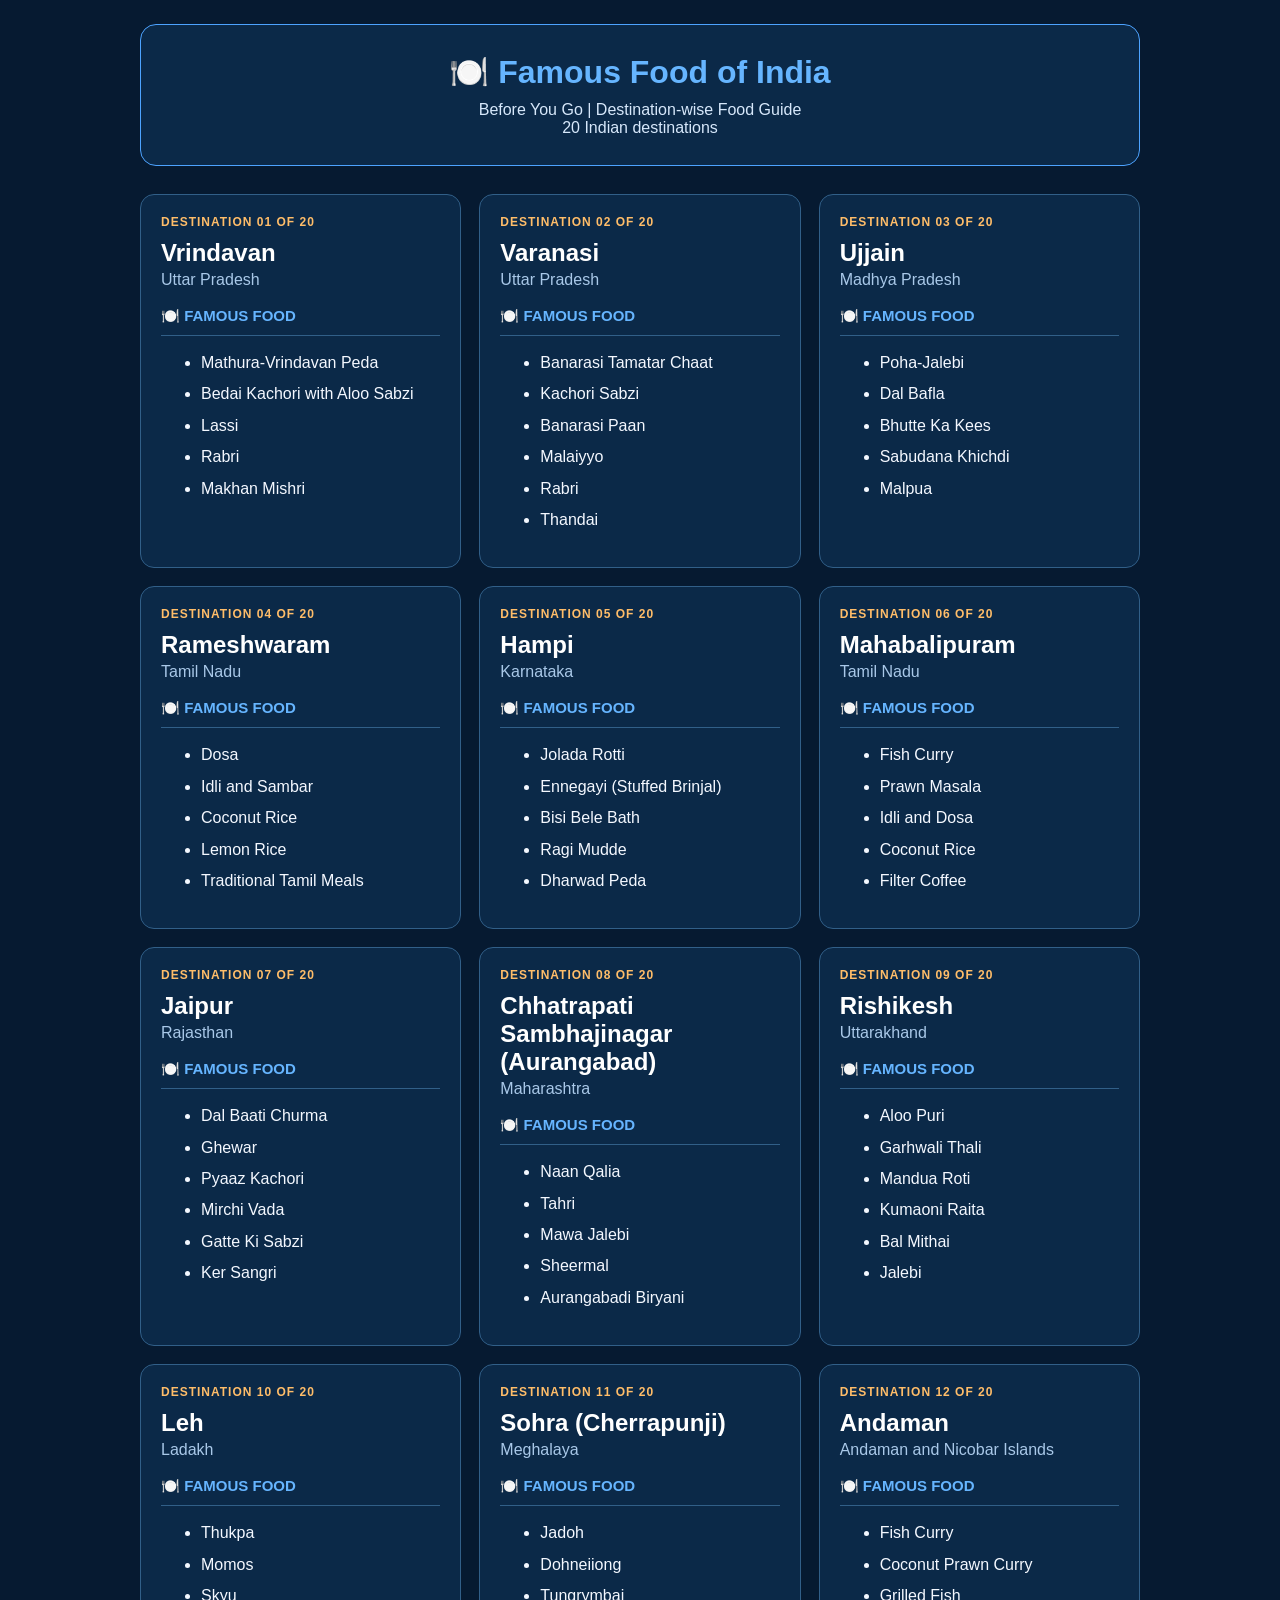
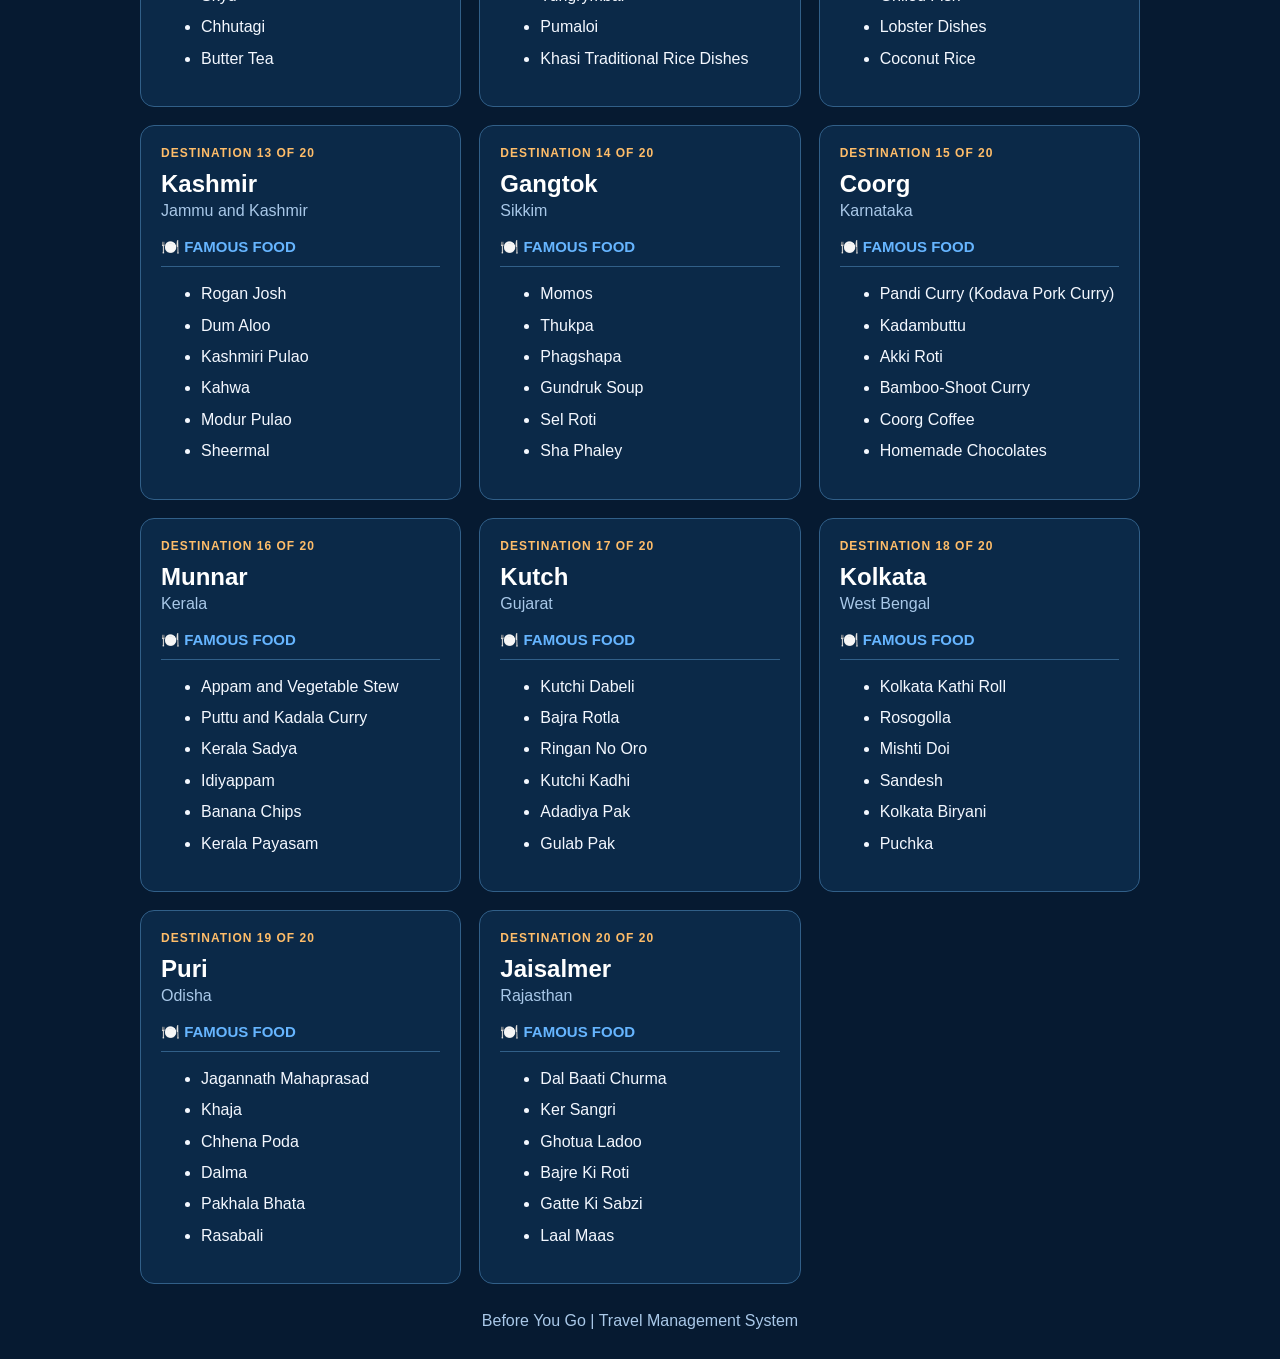
<file: Food.html>
<!DOCTYPE html>
<html lang="en">
<head>
    <meta charset="UTF-8">
    <meta name="viewport" content="width=device-width, initial-scale=1.0">
    <title>Famous Food of India - Before You Go</title>
    <style>
        * { box-sizing: border-box; }
        body {
            margin: 0; padding: 24px;
            font-family: Arial, Helvetica, sans-serif;
            background: #061a31; color: #f4f8ff;
        }
        header {
            max-width: 1000px; margin: 0 auto 28px; text-align: center;
            padding: 28px 18px; background: #0b2948;
            border: 1px solid #4da3ff; border-radius: 16px;
        }
        header h1 { margin: 0 0 10px; color: #66b5ff; }
        header p { margin: 0; color: #d7e8fb; }
        .container {
            max-width: 1000px; margin: auto;
            display: grid; grid-template-columns: repeat(auto-fit, minmax(260px, 1fr));
            gap: 18px;
        }
        .destination-card {
            background: #0b2948; border: 1px solid #315f88;
            border-radius: 14px; padding: 20px;
        }
        .number { color: #ffbd69; font-size: 12px; font-weight: bold; letter-spacing: 1px; }
        h2 { margin: 10px 0 4px; color: #ffffff; }
        .state { margin: 0 0 18px; color: #a9c8e8; }
        h3 { color: #66b5ff; font-size: 15px; border-bottom: 1px solid #315f88; padding-bottom: 10px; }
        li { margin: 9px 0; line-height: 1.4; }
        footer { text-align: center; color: #a9c8e8; margin: 28px auto 5px; }
        @media (max-width: 600px) { body { padding: 12px; } }
    </style>
</head>
<body>
    <header>
        <h1>🍽️ Famous Food of India</h1>
        <p>Before You Go | Destination-wise Food Guide</p>
        <p>20 Indian destinations</p>
    </header>

    <main class="container">

        <section class="destination-card" id="destination-1">
            <div class="number">DESTINATION 01 OF 20</div>
            <h2>Vrindavan</h2>
            <p class="state">Uttar Pradesh</p>
            <h3>🍽️ FAMOUS FOOD</h3>
            <ul>
                    <li>Mathura-Vrindavan Peda</li>
                    <li>Bedai Kachori with Aloo Sabzi</li>
                    <li>Lassi</li>
                    <li>Rabri</li>
                    <li>Makhan Mishri</li>
            </ul>
        </section>
        <section class="destination-card" id="destination-2">
            <div class="number">DESTINATION 02 OF 20</div>
            <h2>Varanasi</h2>
            <p class="state">Uttar Pradesh</p>
            <h3>🍽️ FAMOUS FOOD</h3>
            <ul>
                    <li>Banarasi Tamatar Chaat</li>
                    <li>Kachori Sabzi</li>
                    <li>Banarasi Paan</li>
                    <li>Malaiyyo</li>
                    <li>Rabri</li>
                    <li>Thandai</li>
            </ul>
        </section>
        <section class="destination-card" id="destination-3">
            <div class="number">DESTINATION 03 OF 20</div>
            <h2>Ujjain</h2>
            <p class="state">Madhya Pradesh</p>
            <h3>🍽️ FAMOUS FOOD</h3>
            <ul>
                    <li>Poha-Jalebi</li>
                    <li>Dal Bafla</li>
                    <li>Bhutte Ka Kees</li>
                    <li>Sabudana Khichdi</li>
                    <li>Malpua</li>
            </ul>
        </section>
        <section class="destination-card" id="destination-4">
            <div class="number">DESTINATION 04 OF 20</div>
            <h2>Rameshwaram</h2>
            <p class="state">Tamil Nadu</p>
            <h3>🍽️ FAMOUS FOOD</h3>
            <ul>
                    <li>Dosa</li>
                    <li>Idli and Sambar</li>
                    <li>Coconut Rice</li>
                    <li>Lemon Rice</li>
                    <li>Traditional Tamil Meals</li>
            </ul>
        </section>
        <section class="destination-card" id="destination-5">
            <div class="number">DESTINATION 05 OF 20</div>
            <h2>Hampi</h2>
            <p class="state">Karnataka</p>
            <h3>🍽️ FAMOUS FOOD</h3>
            <ul>
                    <li>Jolada Rotti</li>
                    <li>Ennegayi (Stuffed Brinjal)</li>
                    <li>Bisi Bele Bath</li>
                    <li>Ragi Mudde</li>
                    <li>Dharwad Peda</li>
            </ul>
        </section>
        <section class="destination-card" id="destination-6">
            <div class="number">DESTINATION 06 OF 20</div>
            <h2>Mahabalipuram</h2>
            <p class="state">Tamil Nadu</p>
            <h3>🍽️ FAMOUS FOOD</h3>
            <ul>
                    <li>Fish Curry</li>
                    <li>Prawn Masala</li>
                    <li>Idli and Dosa</li>
                    <li>Coconut Rice</li>
                    <li>Filter Coffee</li>
            </ul>
        </section>
        <section class="destination-card" id="destination-7">
            <div class="number">DESTINATION 07 OF 20</div>
            <h2>Jaipur</h2>
            <p class="state">Rajasthan</p>
            <h3>🍽️ FAMOUS FOOD</h3>
            <ul>
                    <li>Dal Baati Churma</li>
                    <li>Ghewar</li>
                    <li>Pyaaz Kachori</li>
                    <li>Mirchi Vada</li>
                    <li>Gatte Ki Sabzi</li>
                    <li>Ker Sangri</li>
            </ul>
        </section>
        <section class="destination-card" id="destination-8">
            <div class="number">DESTINATION 08 OF 20</div>
            <h2>Chhatrapati Sambhajinagar (Aurangabad)</h2>
            <p class="state">Maharashtra</p>
            <h3>🍽️ FAMOUS FOOD</h3>
            <ul>
                    <li>Naan Qalia</li>
                    <li>Tahri</li>
                    <li>Mawa Jalebi</li>
                    <li>Sheermal</li>
                    <li>Aurangabadi Biryani</li>
            </ul>
        </section>
        <section class="destination-card" id="destination-9">
            <div class="number">DESTINATION 09 OF 20</div>
            <h2>Rishikesh</h2>
            <p class="state">Uttarakhand</p>
            <h3>🍽️ FAMOUS FOOD</h3>
            <ul>
                    <li>Aloo Puri</li>
                    <li>Garhwali Thali</li>
                    <li>Mandua Roti</li>
                    <li>Kumaoni Raita</li>
                    <li>Bal Mithai</li>
                    <li>Jalebi</li>
            </ul>
        </section>
        <section class="destination-card" id="destination-10">
            <div class="number">DESTINATION 10 OF 20</div>
            <h2>Leh</h2>
            <p class="state">Ladakh</p>
            <h3>🍽️ FAMOUS FOOD</h3>
            <ul>
                    <li>Thukpa</li>
                    <li>Momos</li>
                    <li>Skyu</li>
                    <li>Chhutagi</li>
                    <li>Butter Tea</li>
            </ul>
        </section>
        <section class="destination-card" id="destination-11">
            <div class="number">DESTINATION 11 OF 20</div>
            <h2>Sohra (Cherrapunji)</h2>
            <p class="state">Meghalaya</p>
            <h3>🍽️ FAMOUS FOOD</h3>
            <ul>
                    <li>Jadoh</li>
                    <li>Dohneiiong</li>
                    <li>Tungrymbai</li>
                    <li>Pumaloi</li>
                    <li>Khasi Traditional Rice Dishes</li>
            </ul>
        </section>
        <section class="destination-card" id="destination-12">
            <div class="number">DESTINATION 12 OF 20</div>
            <h2>Andaman</h2>
            <p class="state">Andaman and Nicobar Islands</p>
            <h3>🍽️ FAMOUS FOOD</h3>
            <ul>
                    <li>Fish Curry</li>
                    <li>Coconut Prawn Curry</li>
                    <li>Grilled Fish</li>
                    <li>Lobster Dishes</li>
                    <li>Coconut Rice</li>
            </ul>
        </section>
        <section class="destination-card" id="destination-13">
            <div class="number">DESTINATION 13 OF 20</div>
            <h2>Kashmir</h2>
            <p class="state">Jammu and Kashmir</p>
            <h3>🍽️ FAMOUS FOOD</h3>
            <ul>
                    <li>Rogan Josh</li>
                    <li>Dum Aloo</li>
                    <li>Kashmiri Pulao</li>
                    <li>Kahwa</li>
                    <li>Modur Pulao</li>
                    <li>Sheermal</li>
            </ul>
        </section>
        <section class="destination-card" id="destination-14">
            <div class="number">DESTINATION 14 OF 20</div>
            <h2>Gangtok</h2>
            <p class="state">Sikkim</p>
            <h3>🍽️ FAMOUS FOOD</h3>
            <ul>
                    <li>Momos</li>
                    <li>Thukpa</li>
                    <li>Phagshapa</li>
                    <li>Gundruk Soup</li>
                    <li>Sel Roti</li>
                    <li>Sha Phaley</li>
            </ul>
        </section>
        <section class="destination-card" id="destination-15">
            <div class="number">DESTINATION 15 OF 20</div>
            <h2>Coorg</h2>
            <p class="state">Karnataka</p>
            <h3>🍽️ FAMOUS FOOD</h3>
            <ul>
                    <li>Pandi Curry (Kodava Pork Curry)</li>
                    <li>Kadambuttu</li>
                    <li>Akki Roti</li>
                    <li>Bamboo-Shoot Curry</li>
                    <li>Coorg Coffee</li>
                    <li>Homemade Chocolates</li>
            </ul>
        </section>
        <section class="destination-card" id="destination-16">
            <div class="number">DESTINATION 16 OF 20</div>
            <h2>Munnar</h2>
            <p class="state">Kerala</p>
            <h3>🍽️ FAMOUS FOOD</h3>
            <ul>
                    <li>Appam and Vegetable Stew</li>
                    <li>Puttu and Kadala Curry</li>
                    <li>Kerala Sadya</li>
                    <li>Idiyappam</li>
                    <li>Banana Chips</li>
                    <li>Kerala Payasam</li>
            </ul>
        </section>
        <section class="destination-card" id="destination-17">
            <div class="number">DESTINATION 17 OF 20</div>
            <h2>Kutch</h2>
            <p class="state">Gujarat</p>
            <h3>🍽️ FAMOUS FOOD</h3>
            <ul>
                    <li>Kutchi Dabeli</li>
                    <li>Bajra Rotla</li>
                    <li>Ringan No Oro</li>
                    <li>Kutchi Kadhi</li>
                    <li>Adadiya Pak</li>
                    <li>Gulab Pak</li>
            </ul>
        </section>
        <section class="destination-card" id="destination-18">
            <div class="number">DESTINATION 18 OF 20</div>
            <h2>Kolkata</h2>
            <p class="state">West Bengal</p>
            <h3>🍽️ FAMOUS FOOD</h3>
            <ul>
                    <li>Kolkata Kathi Roll</li>
                    <li>Rosogolla</li>
                    <li>Mishti Doi</li>
                    <li>Sandesh</li>
                    <li>Kolkata Biryani</li>
                    <li>Puchka</li>
            </ul>
        </section>
        <section class="destination-card" id="destination-19">
            <div class="number">DESTINATION 19 OF 20</div>
            <h2>Puri</h2>
            <p class="state">Odisha</p>
            <h3>🍽️ FAMOUS FOOD</h3>
            <ul>
                    <li>Jagannath Mahaprasad</li>
                    <li>Khaja</li>
                    <li>Chhena Poda</li>
                    <li>Dalma</li>
                    <li>Pakhala Bhata</li>
                    <li>Rasabali</li>
            </ul>
        </section>
        <section class="destination-card" id="destination-20">
            <div class="number">DESTINATION 20 OF 20</div>
            <h2>Jaisalmer</h2>
            <p class="state">Rajasthan</p>
            <h3>🍽️ FAMOUS FOOD</h3>
            <ul>
                    <li>Dal Baati Churma</li>
                    <li>Ker Sangri</li>
                    <li>Ghotua Ladoo</li>
                    <li>Bajre Ki Roti</li>
                    <li>Gatte Ki Sabzi</li>
                    <li>Laal Maas</li>
            </ul>
        </section>
    </main>

    <footer>Before You Go | Travel Management System</footer>
</body>
</html>
</file>
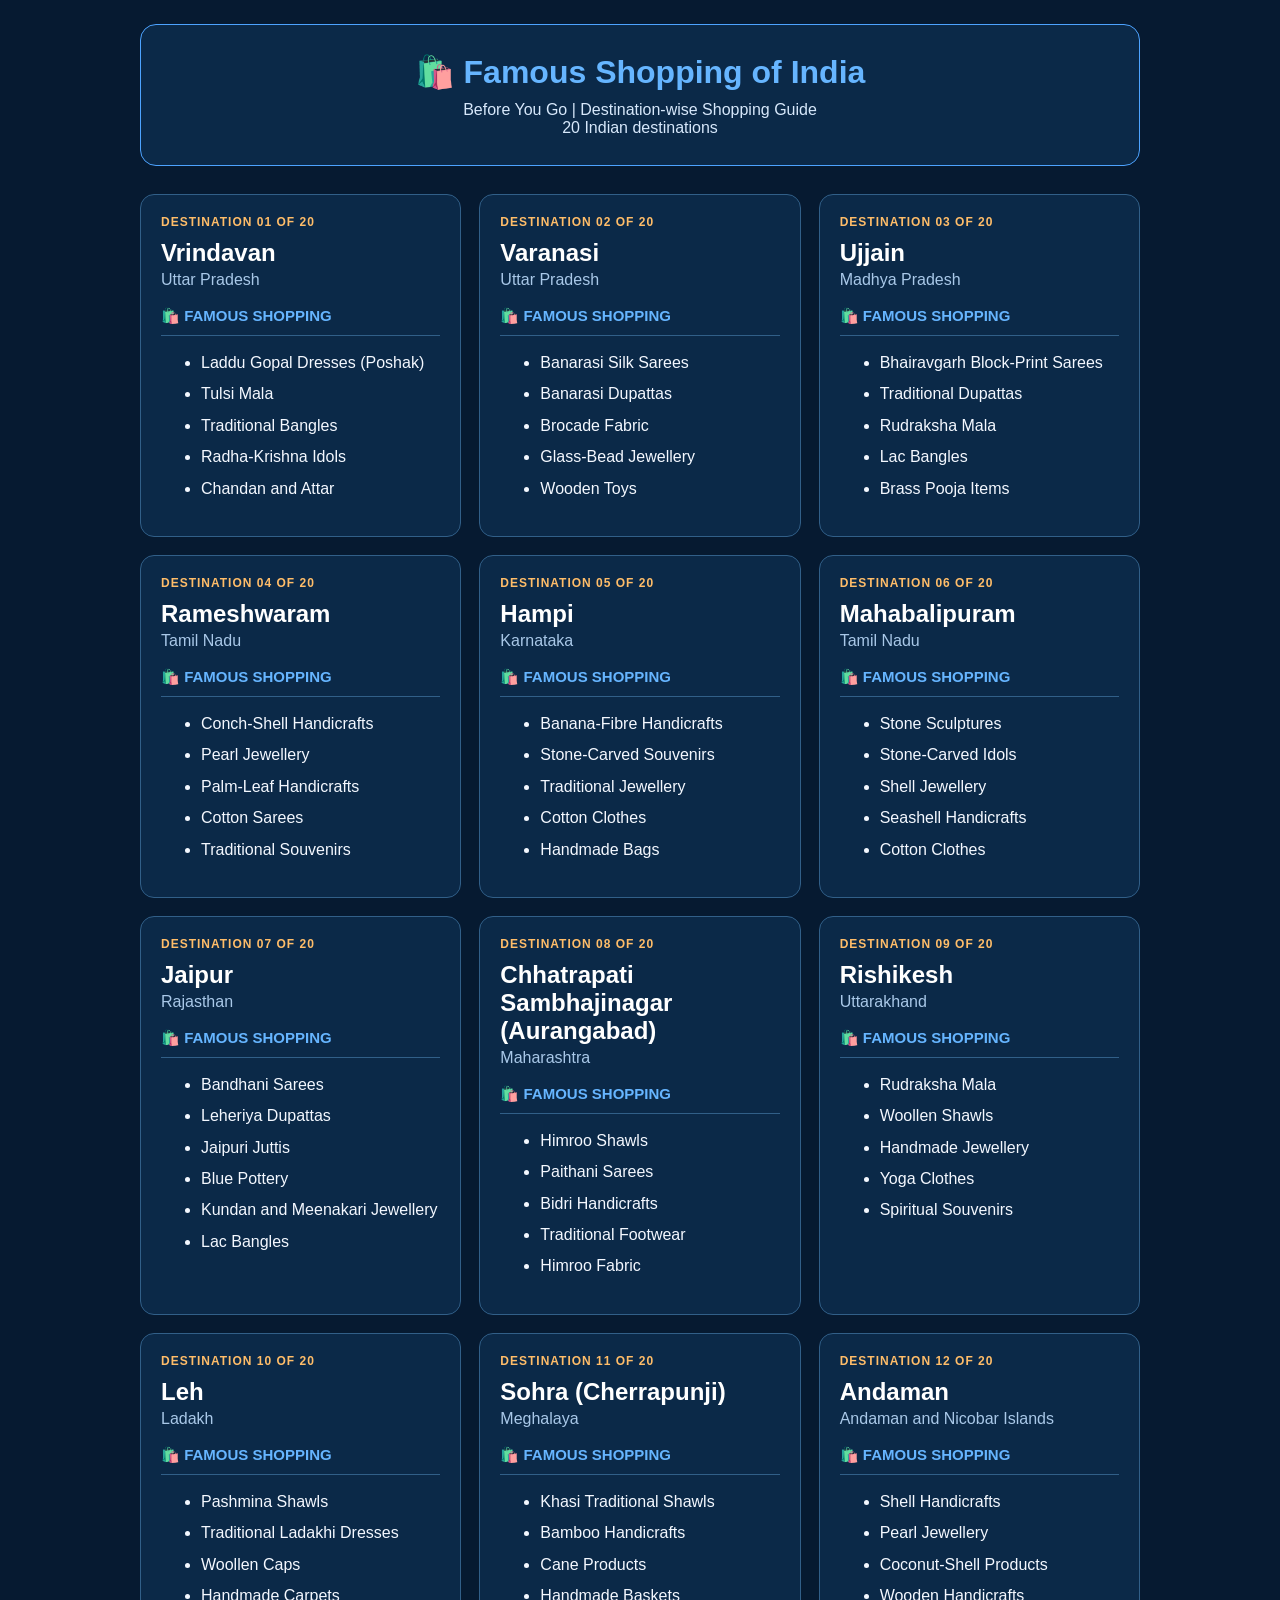
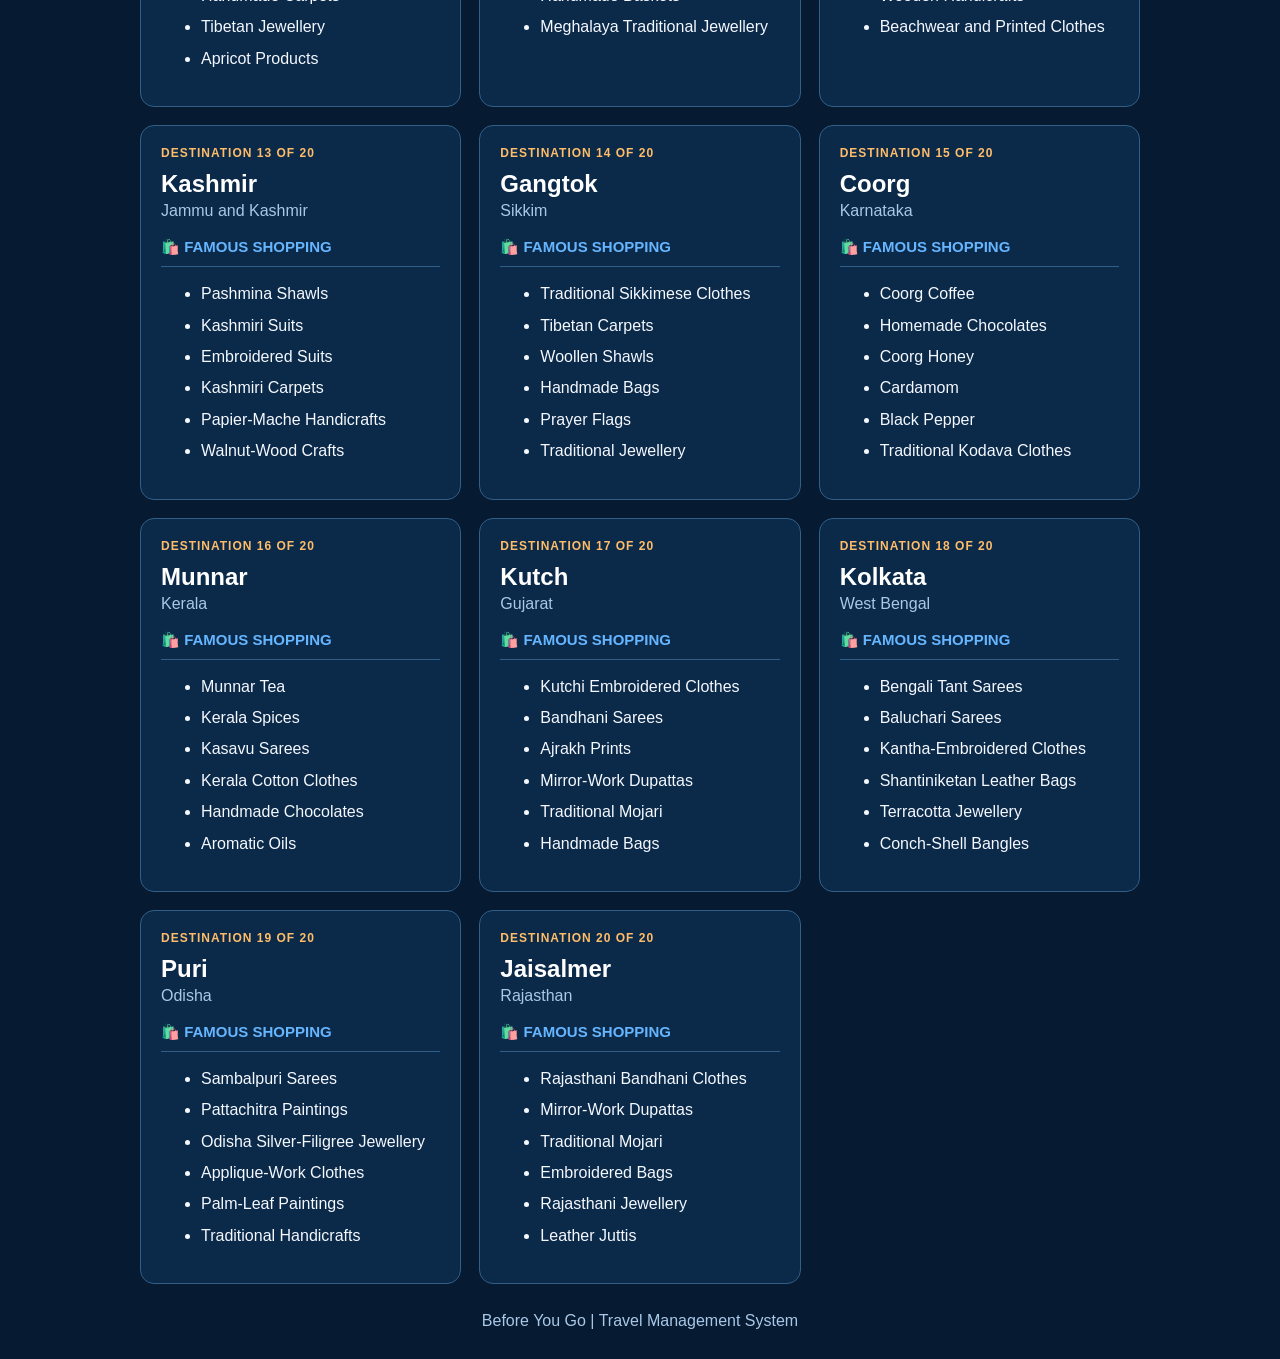
<file: Shopping.html>
<!DOCTYPE html>
<html lang="en">
<head>
    <meta charset="UTF-8">
    <meta name="viewport" content="width=device-width, initial-scale=1.0">
    <title>Famous Shopping of India - Before You Go</title>
    <style>
        * { box-sizing: border-box; }
        body {
            margin: 0; padding: 24px;
            font-family: Arial, Helvetica, sans-serif;
            background: #061a31; color: #f4f8ff;
        }
        header {
            max-width: 1000px; margin: 0 auto 28px; text-align: center;
            padding: 28px 18px; background: #0b2948;
            border: 1px solid #4da3ff; border-radius: 16px;
        }
        header h1 { margin: 0 0 10px; color: #66b5ff; }
        header p { margin: 0; color: #d7e8fb; }
        .container {
            max-width: 1000px; margin: auto;
            display: grid; grid-template-columns: repeat(auto-fit, minmax(260px, 1fr));
            gap: 18px;
        }
        .destination-card {
            background: #0b2948; border: 1px solid #315f88;
            border-radius: 14px; padding: 20px;
        }
        .number { color: #ffbd69; font-size: 12px; font-weight: bold; letter-spacing: 1px; }
        h2 { margin: 10px 0 4px; color: #ffffff; }
        .state { margin: 0 0 18px; color: #a9c8e8; }
        h3 { color: #66b5ff; font-size: 15px; border-bottom: 1px solid #315f88; padding-bottom: 10px; }
        li { margin: 9px 0; line-height: 1.4; }
        footer { text-align: center; color: #a9c8e8; margin: 28px auto 5px; }
        @media (max-width: 600px) { body { padding: 12px; } }
    </style>
</head>
<body>
    <header>
        <h1>🛍️ Famous Shopping of India</h1>
        <p>Before You Go | Destination-wise Shopping Guide</p>
        <p>20 Indian destinations</p>
    </header>

    <main class="container">

        <section class="destination-card" id="destination-1">
            <div class="number">DESTINATION 01 OF 20</div>
            <h2>Vrindavan</h2>
            <p class="state">Uttar Pradesh</p>
            <h3>🛍️ FAMOUS SHOPPING</h3>
            <ul>
                    <li>Laddu Gopal Dresses (Poshak)</li>
                    <li>Tulsi Mala</li>
                    <li>Traditional Bangles</li>
                    <li>Radha-Krishna Idols</li>
                    <li>Chandan and Attar</li>
            </ul>
        </section>
        <section class="destination-card" id="destination-2">
            <div class="number">DESTINATION 02 OF 20</div>
            <h2>Varanasi</h2>
            <p class="state">Uttar Pradesh</p>
            <h3>🛍️ FAMOUS SHOPPING</h3>
            <ul>
                    <li>Banarasi Silk Sarees</li>
                    <li>Banarasi Dupattas</li>
                    <li>Brocade Fabric</li>
                    <li>Glass-Bead Jewellery</li>
                    <li>Wooden Toys</li>
            </ul>
        </section>
        <section class="destination-card" id="destination-3">
            <div class="number">DESTINATION 03 OF 20</div>
            <h2>Ujjain</h2>
            <p class="state">Madhya Pradesh</p>
            <h3>🛍️ FAMOUS SHOPPING</h3>
            <ul>
                    <li>Bhairavgarh Block-Print Sarees</li>
                    <li>Traditional Dupattas</li>
                    <li>Rudraksha Mala</li>
                    <li>Lac Bangles</li>
                    <li>Brass Pooja Items</li>
            </ul>
        </section>
        <section class="destination-card" id="destination-4">
            <div class="number">DESTINATION 04 OF 20</div>
            <h2>Rameshwaram</h2>
            <p class="state">Tamil Nadu</p>
            <h3>🛍️ FAMOUS SHOPPING</h3>
            <ul>
                    <li>Conch-Shell Handicrafts</li>
                    <li>Pearl Jewellery</li>
                    <li>Palm-Leaf Handicrafts</li>
                    <li>Cotton Sarees</li>
                    <li>Traditional Souvenirs</li>
            </ul>
        </section>
        <section class="destination-card" id="destination-5">
            <div class="number">DESTINATION 05 OF 20</div>
            <h2>Hampi</h2>
            <p class="state">Karnataka</p>
            <h3>🛍️ FAMOUS SHOPPING</h3>
            <ul>
                    <li>Banana-Fibre Handicrafts</li>
                    <li>Stone-Carved Souvenirs</li>
                    <li>Traditional Jewellery</li>
                    <li>Cotton Clothes</li>
                    <li>Handmade Bags</li>
            </ul>
        </section>
        <section class="destination-card" id="destination-6">
            <div class="number">DESTINATION 06 OF 20</div>
            <h2>Mahabalipuram</h2>
            <p class="state">Tamil Nadu</p>
            <h3>🛍️ FAMOUS SHOPPING</h3>
            <ul>
                    <li>Stone Sculptures</li>
                    <li>Stone-Carved Idols</li>
                    <li>Shell Jewellery</li>
                    <li>Seashell Handicrafts</li>
                    <li>Cotton Clothes</li>
            </ul>
        </section>
        <section class="destination-card" id="destination-7">
            <div class="number">DESTINATION 07 OF 20</div>
            <h2>Jaipur</h2>
            <p class="state">Rajasthan</p>
            <h3>🛍️ FAMOUS SHOPPING</h3>
            <ul>
                    <li>Bandhani Sarees</li>
                    <li>Leheriya Dupattas</li>
                    <li>Jaipuri Juttis</li>
                    <li>Blue Pottery</li>
                    <li>Kundan and Meenakari Jewellery</li>
                    <li>Lac Bangles</li>
            </ul>
        </section>
        <section class="destination-card" id="destination-8">
            <div class="number">DESTINATION 08 OF 20</div>
            <h2>Chhatrapati Sambhajinagar (Aurangabad)</h2>
            <p class="state">Maharashtra</p>
            <h3>🛍️ FAMOUS SHOPPING</h3>
            <ul>
                    <li>Himroo Shawls</li>
                    <li>Paithani Sarees</li>
                    <li>Bidri Handicrafts</li>
                    <li>Traditional Footwear</li>
                    <li>Himroo Fabric</li>
            </ul>
        </section>
        <section class="destination-card" id="destination-9">
            <div class="number">DESTINATION 09 OF 20</div>
            <h2>Rishikesh</h2>
            <p class="state">Uttarakhand</p>
            <h3>🛍️ FAMOUS SHOPPING</h3>
            <ul>
                    <li>Rudraksha Mala</li>
                    <li>Woollen Shawls</li>
                    <li>Handmade Jewellery</li>
                    <li>Yoga Clothes</li>
                    <li>Spiritual Souvenirs</li>
            </ul>
        </section>
        <section class="destination-card" id="destination-10">
            <div class="number">DESTINATION 10 OF 20</div>
            <h2>Leh</h2>
            <p class="state">Ladakh</p>
            <h3>🛍️ FAMOUS SHOPPING</h3>
            <ul>
                    <li>Pashmina Shawls</li>
                    <li>Traditional Ladakhi Dresses</li>
                    <li>Woollen Caps</li>
                    <li>Handmade Carpets</li>
                    <li>Tibetan Jewellery</li>
                    <li>Apricot Products</li>
            </ul>
        </section>
        <section class="destination-card" id="destination-11">
            <div class="number">DESTINATION 11 OF 20</div>
            <h2>Sohra (Cherrapunji)</h2>
            <p class="state">Meghalaya</p>
            <h3>🛍️ FAMOUS SHOPPING</h3>
            <ul>
                    <li>Khasi Traditional Shawls</li>
                    <li>Bamboo Handicrafts</li>
                    <li>Cane Products</li>
                    <li>Handmade Baskets</li>
                    <li>Meghalaya Traditional Jewellery</li>
            </ul>
        </section>
        <section class="destination-card" id="destination-12">
            <div class="number">DESTINATION 12 OF 20</div>
            <h2>Andaman</h2>
            <p class="state">Andaman and Nicobar Islands</p>
            <h3>🛍️ FAMOUS SHOPPING</h3>
            <ul>
                    <li>Shell Handicrafts</li>
                    <li>Pearl Jewellery</li>
                    <li>Coconut-Shell Products</li>
                    <li>Wooden Handicrafts</li>
                    <li>Beachwear and Printed Clothes</li>
            </ul>
        </section>
        <section class="destination-card" id="destination-13">
            <div class="number">DESTINATION 13 OF 20</div>
            <h2>Kashmir</h2>
            <p class="state">Jammu and Kashmir</p>
            <h3>🛍️ FAMOUS SHOPPING</h3>
            <ul>
                    <li>Pashmina Shawls</li>
                    <li>Kashmiri Suits</li>
                    <li>Embroidered Suits</li>
                    <li>Kashmiri Carpets</li>
                    <li>Papier-Mache Handicrafts</li>
                    <li>Walnut-Wood Crafts</li>
            </ul>
        </section>
        <section class="destination-card" id="destination-14">
            <div class="number">DESTINATION 14 OF 20</div>
            <h2>Gangtok</h2>
            <p class="state">Sikkim</p>
            <h3>🛍️ FAMOUS SHOPPING</h3>
            <ul>
                    <li>Traditional Sikkimese Clothes</li>
                    <li>Tibetan Carpets</li>
                    <li>Woollen Shawls</li>
                    <li>Handmade Bags</li>
                    <li>Prayer Flags</li>
                    <li>Traditional Jewellery</li>
            </ul>
        </section>
        <section class="destination-card" id="destination-15">
            <div class="number">DESTINATION 15 OF 20</div>
            <h2>Coorg</h2>
            <p class="state">Karnataka</p>
            <h3>🛍️ FAMOUS SHOPPING</h3>
            <ul>
                    <li>Coorg Coffee</li>
                    <li>Homemade Chocolates</li>
                    <li>Coorg Honey</li>
                    <li>Cardamom</li>
                    <li>Black Pepper</li>
                    <li>Traditional Kodava Clothes</li>
            </ul>
        </section>
        <section class="destination-card" id="destination-16">
            <div class="number">DESTINATION 16 OF 20</div>
            <h2>Munnar</h2>
            <p class="state">Kerala</p>
            <h3>🛍️ FAMOUS SHOPPING</h3>
            <ul>
                    <li>Munnar Tea</li>
                    <li>Kerala Spices</li>
                    <li>Kasavu Sarees</li>
                    <li>Kerala Cotton Clothes</li>
                    <li>Handmade Chocolates</li>
                    <li>Aromatic Oils</li>
            </ul>
        </section>
        <section class="destination-card" id="destination-17">
            <div class="number">DESTINATION 17 OF 20</div>
            <h2>Kutch</h2>
            <p class="state">Gujarat</p>
            <h3>🛍️ FAMOUS SHOPPING</h3>
            <ul>
                    <li>Kutchi Embroidered Clothes</li>
                    <li>Bandhani Sarees</li>
                    <li>Ajrakh Prints</li>
                    <li>Mirror-Work Dupattas</li>
                    <li>Traditional Mojari</li>
                    <li>Handmade Bags</li>
            </ul>
        </section>
        <section class="destination-card" id="destination-18">
            <div class="number">DESTINATION 18 OF 20</div>
            <h2>Kolkata</h2>
            <p class="state">West Bengal</p>
            <h3>🛍️ FAMOUS SHOPPING</h3>
            <ul>
                    <li>Bengali Tant Sarees</li>
                    <li>Baluchari Sarees</li>
                    <li>Kantha-Embroidered Clothes</li>
                    <li>Shantiniketan Leather Bags</li>
                    <li>Terracotta Jewellery</li>
                    <li>Conch-Shell Bangles</li>
            </ul>
        </section>
        <section class="destination-card" id="destination-19">
            <div class="number">DESTINATION 19 OF 20</div>
            <h2>Puri</h2>
            <p class="state">Odisha</p>
            <h3>🛍️ FAMOUS SHOPPING</h3>
            <ul>
                    <li>Sambalpuri Sarees</li>
                    <li>Pattachitra Paintings</li>
                    <li>Odisha Silver-Filigree Jewellery</li>
                    <li>Applique-Work Clothes</li>
                    <li>Palm-Leaf Paintings</li>
                    <li>Traditional Handicrafts</li>
            </ul>
        </section>
        <section class="destination-card" id="destination-20">
            <div class="number">DESTINATION 20 OF 20</div>
            <h2>Jaisalmer</h2>
            <p class="state">Rajasthan</p>
            <h3>🛍️ FAMOUS SHOPPING</h3>
            <ul>
                    <li>Rajasthani Bandhani Clothes</li>
                    <li>Mirror-Work Dupattas</li>
                    <li>Traditional Mojari</li>
                    <li>Embroidered Bags</li>
                    <li>Rajasthani Jewellery</li>
                    <li>Leather Juttis</li>
            </ul>
        </section>
    </main>

    <footer>Before You Go | Travel Management System</footer>
</body>
</html>
</file>
